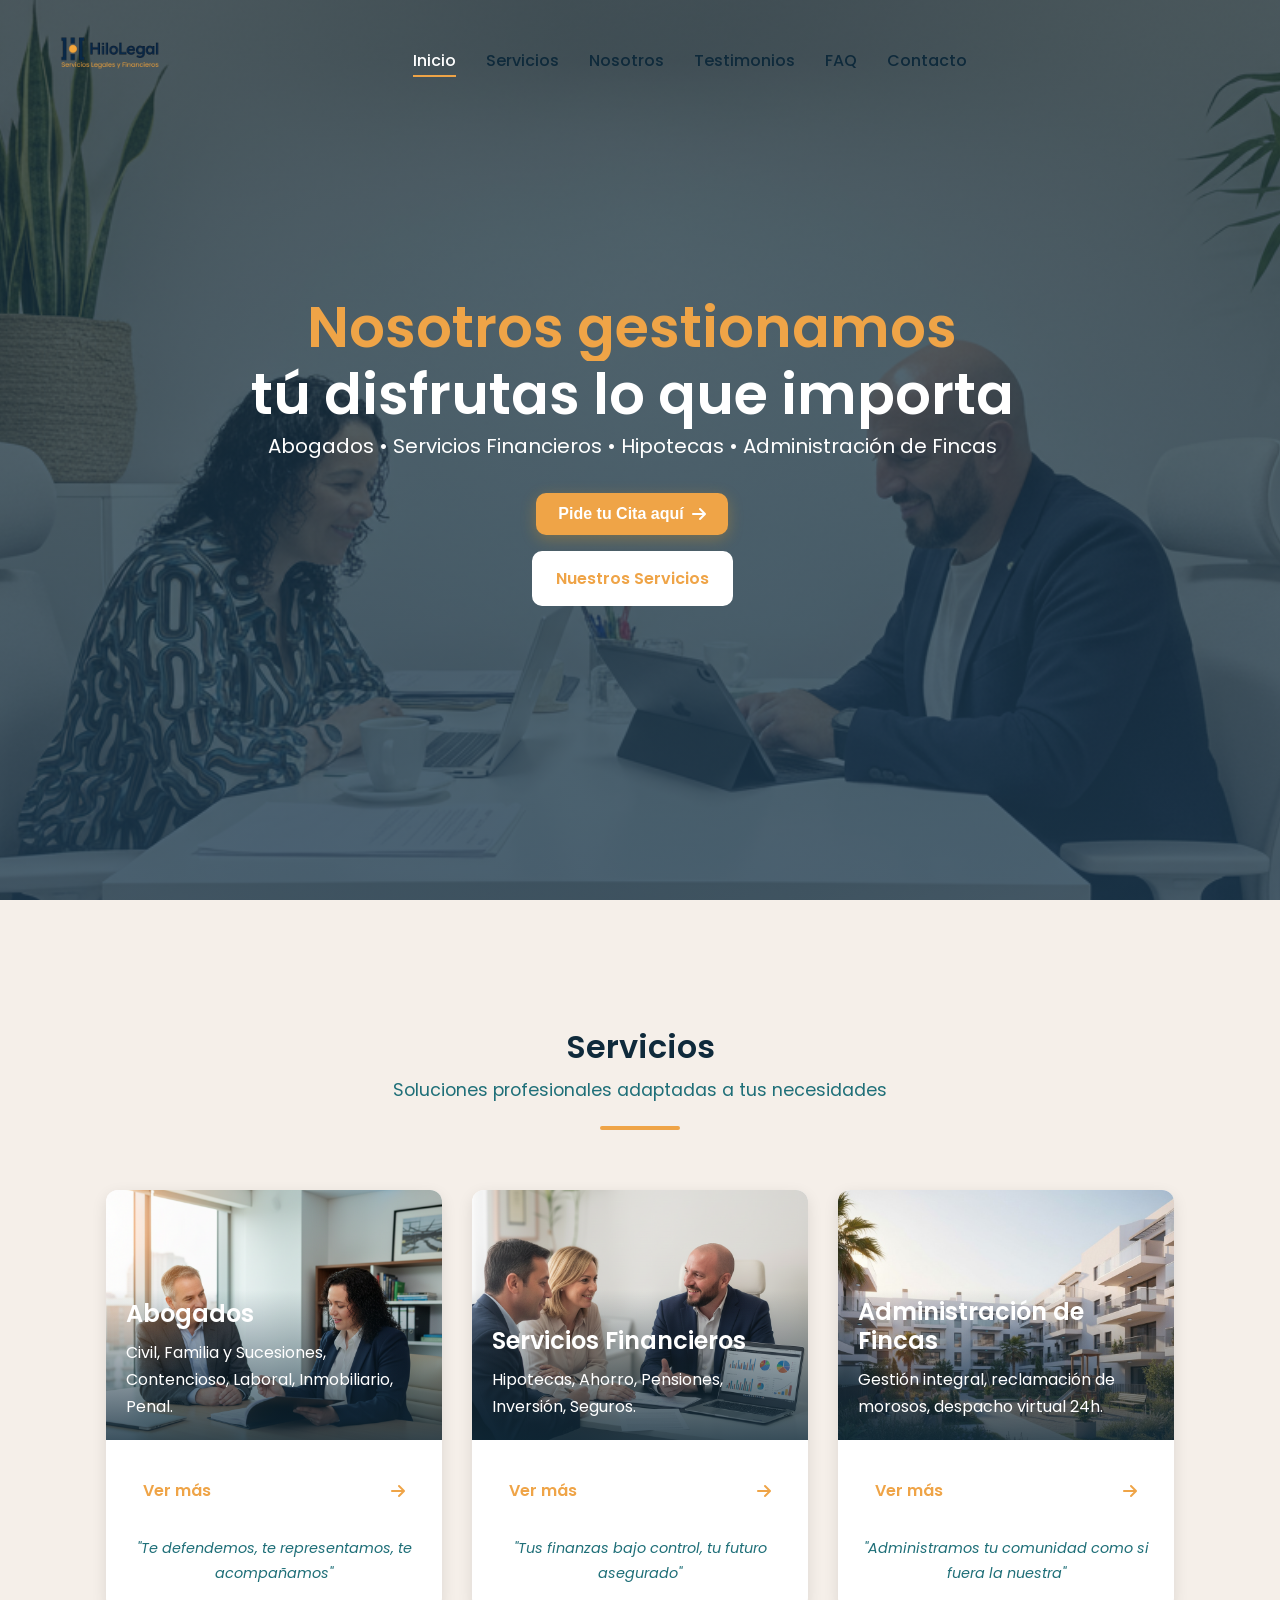
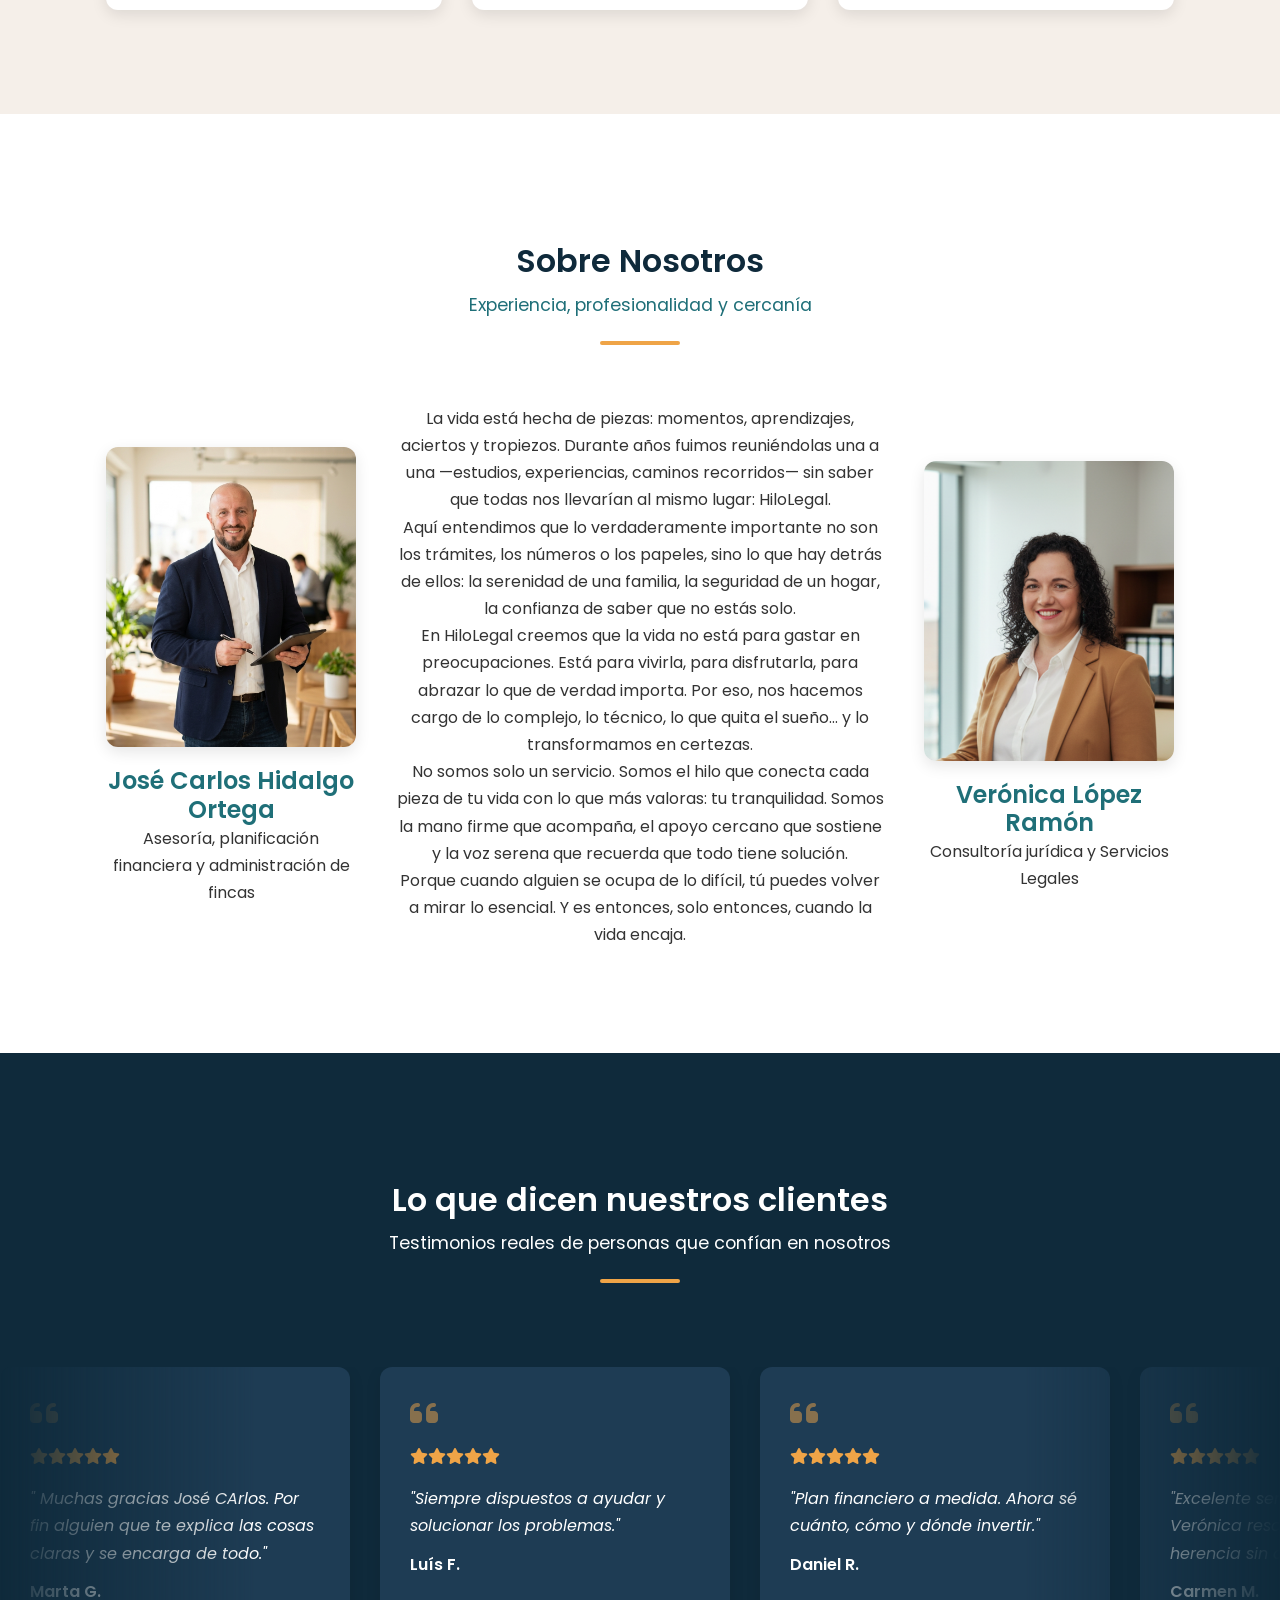
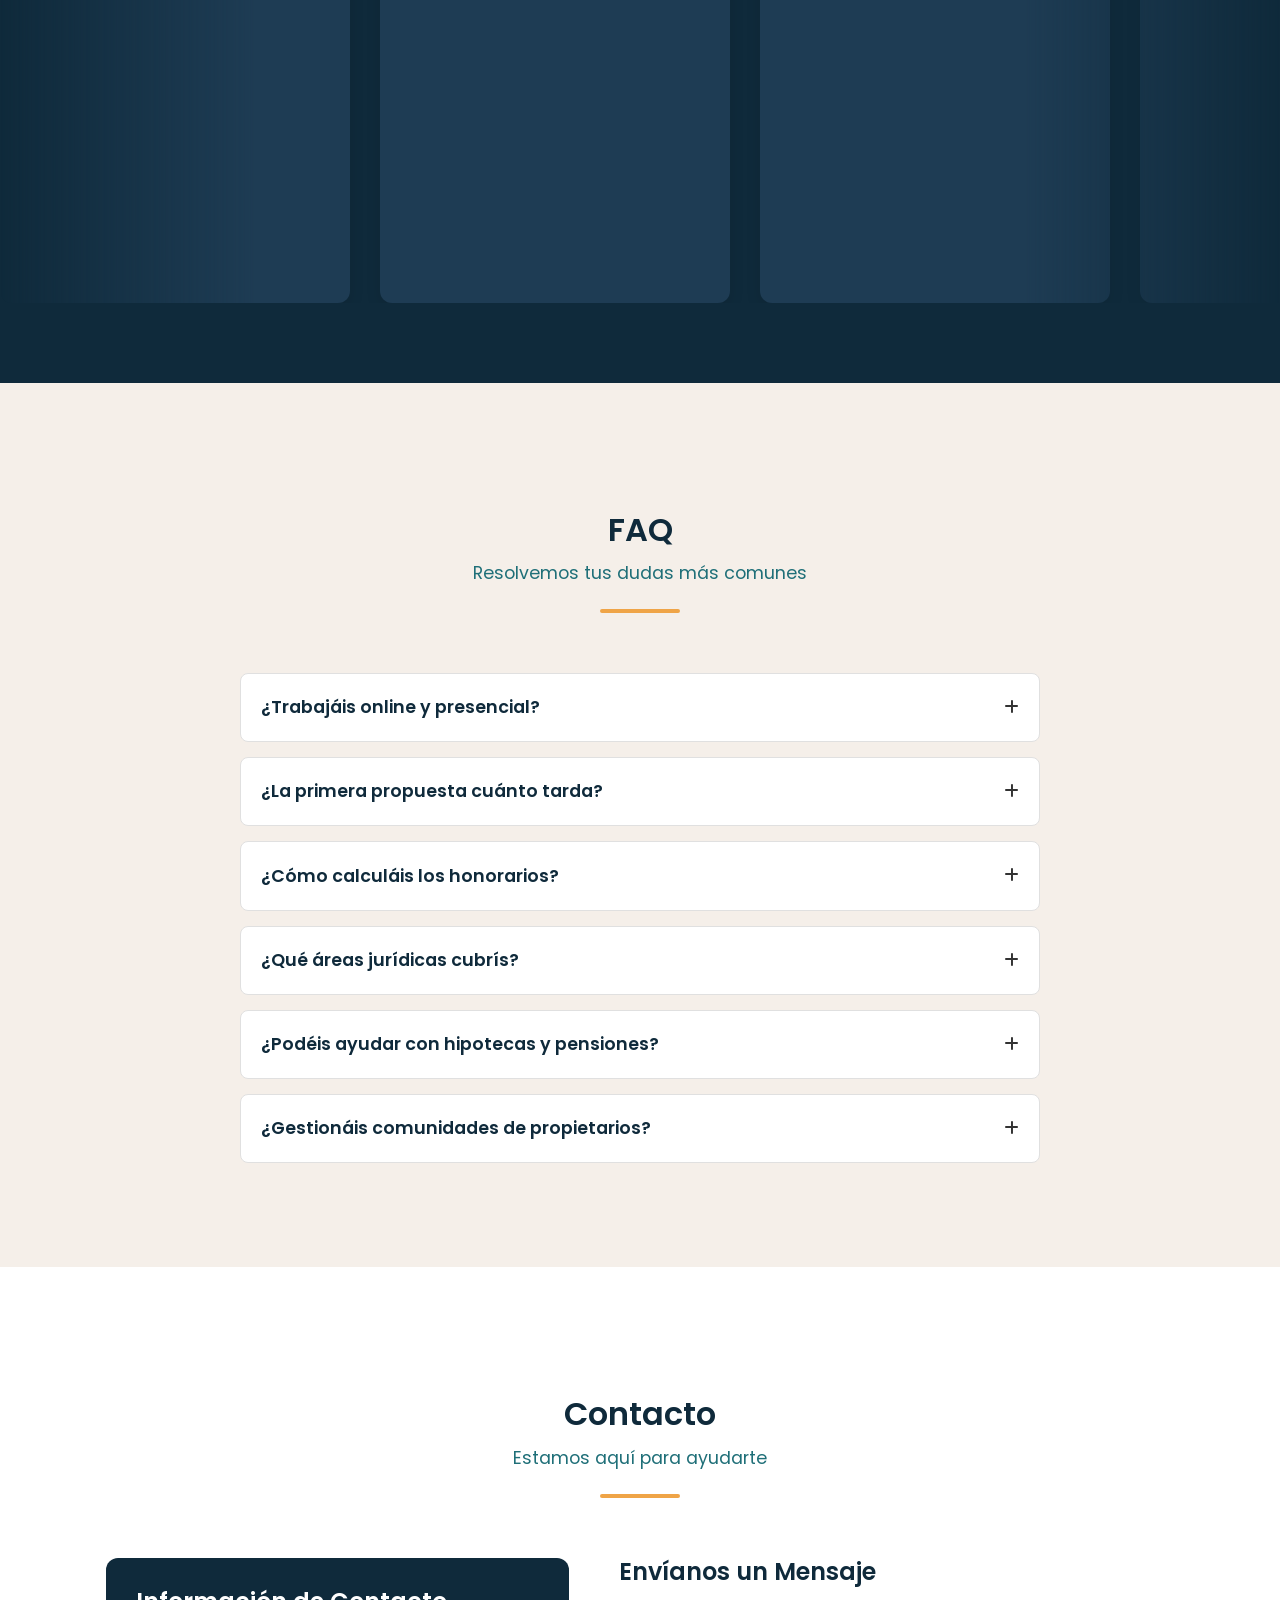
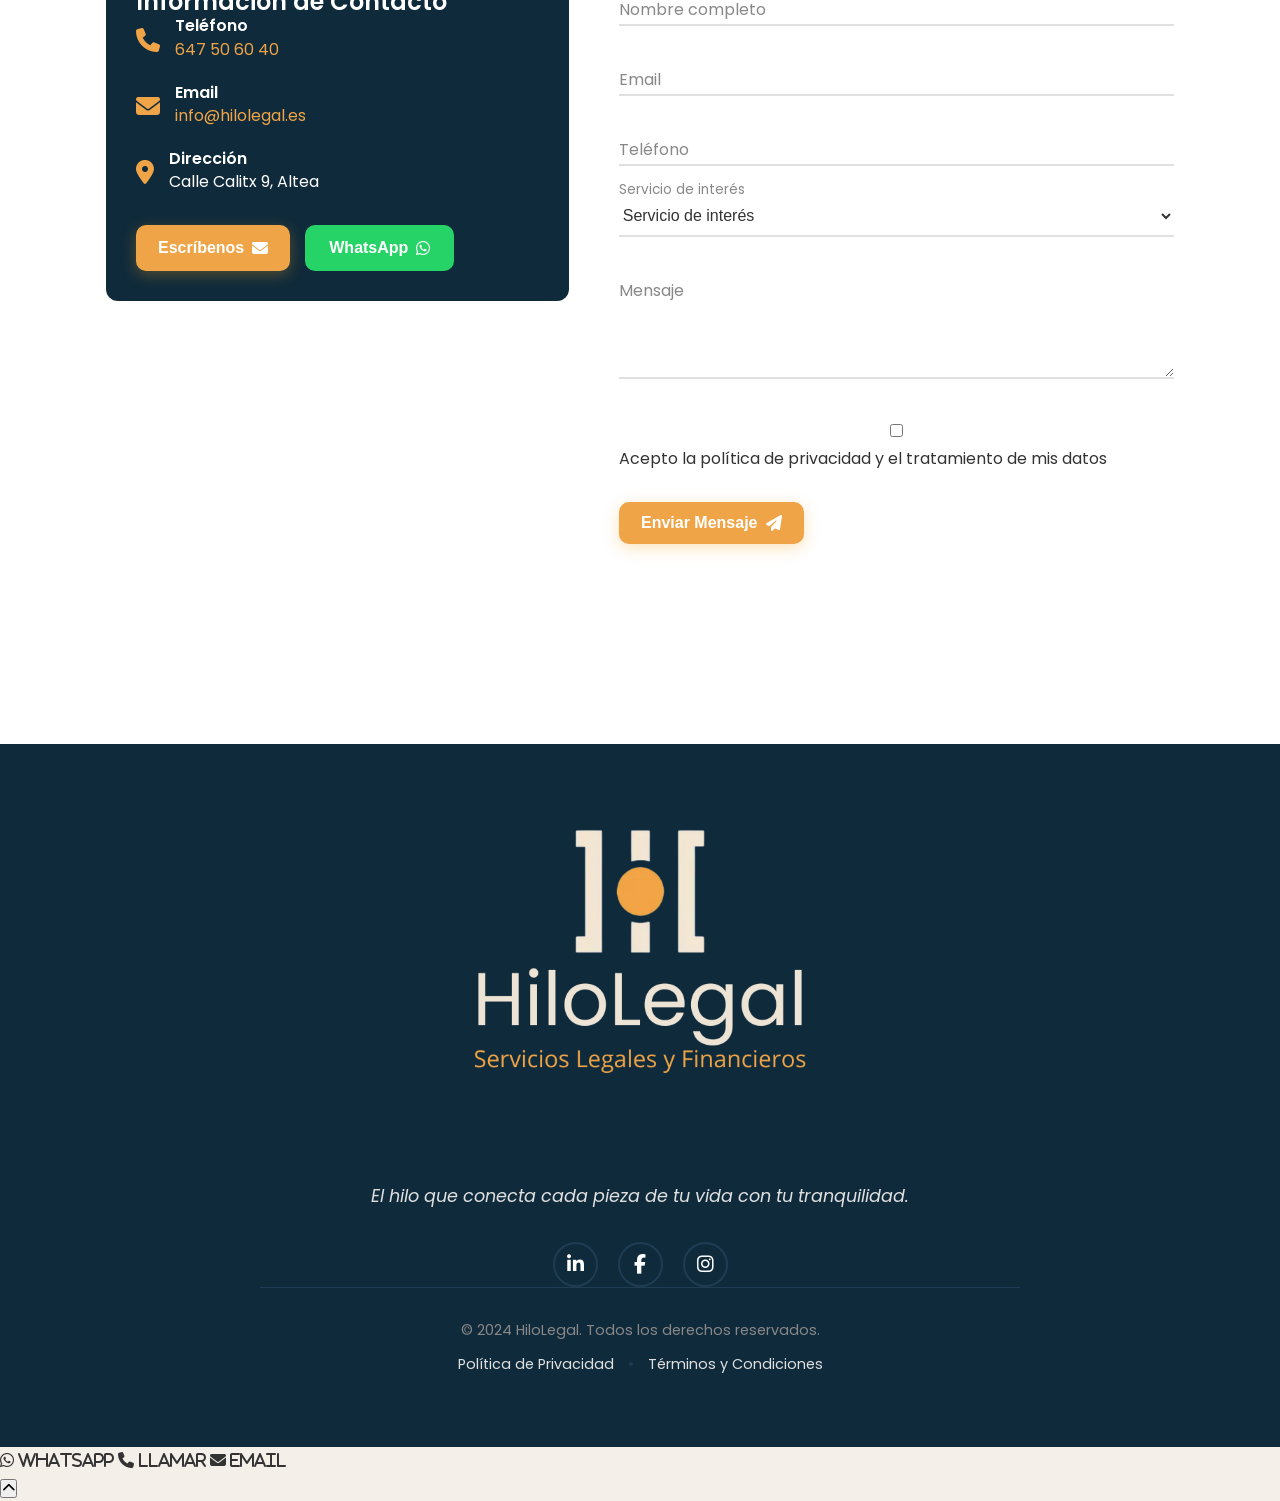
<file: index.html>
<!DOCTYPE html>
<html lang="es">
<head>
    <meta charset="UTF-8">
    <meta name="viewport" content="width=device-width, initial-scale=1.0">
    <title>HiloLegal - Despacho de Abogados, Servicios Financieros y Administración de Fincas</title>
    <meta name="description" content="Despacho profesional especializado en servicios legales, financieros y administración de fincas en Altea. Experiencia, profesionalidad y cercanía.">
    
    <!-- Google Fonts -->
    <link rel="preconnect" href="https://fonts.googleapis.com">
    <link rel="preconnect" href="https://fonts.gstatic.com" crossorigin>
    <link href="https://fonts.googleapis.com/css2?family=Poppins:wght@300;400;500;600;700&display=swap" rel="stylesheet">
    
    <!-- Font Awesome -->
    <link rel="stylesheet" href="https://cdnjs.cloudflare.com/ajax/libs/font-awesome/6.4.0/css/all.min.css">
    
    <link rel="stylesheet" href="style.css">
</head>
<body>
    <!-- Custom Cursor -->
    <div class="cursor-dot"></div>
    <div class="cursor-outline"></div>

    <!-- Scroll Progress Bar -->
    <div class="scroll-progress" id="scrollProgress"></div>

    <!-- Navigation -->
    <nav class="navbar" id="navbar">
        <div class="nav-container">
            <div class="nav-logo animate-fade-in">
                <img src="logo hilolegal.png" alt="HiloLegal" class="logo-img">
            </div>
            <ul class="nav-menu" id="navMenu">
                <li><a href="#inicio" class="nav-link active">Inicio</a></li>
                <li><a href="#servicios" class="nav-link">Servicios</a></li>
                <li><a href="#sobre-nosotros" class="nav-link">Nosotros</a></li>
                <li><a href="#testimonios" class="nav-link">Testimonios</a></li>
                <li><a href="#faq" class="nav-link">FAQ</a></li>
                <li><a href="#contacto" class="nav-link">Contacto</a></li>
            </ul>
            <div class="nav-toggle" id="navToggle">
                <span class="bar"></span>
                <span class="bar"></span>
                <span class="bar"></span>
            </div>
        </div>
    </nav>

    <!-- Hero Section -->
    <section id="inicio" class="hero">
        <div class="hero-bg">
            <div class="hero-overlay"></div>
            <img src="banner3.png" alt="HiloLegal Background" class="hero-image">
        </div>
        <div class="hero-content">
            <div class="container">
                <div class="hero-text animate-slide-up">
                  <h1 class="hero-title">
  <span class="title-line">
    <span class="highlight-orange animate-left">Nosotros gestionamos</span>
  </span>
  <span class="title-line">
    <span class="highlight-white animate-right">tú disfrutas lo que importa</span>
  </span>
</h1>
                    <p class="hero-subtitle animate-slide-up delay-200">
                        Abogados   •   Servicios Financieros   •   Hipotecas   •   Administración de Fincas
                    </p>
                    <div class="hero-buttons animate-slide-up delay-400">
                        <button class="btn btn-primary" id="openModalBtn">
                            <span>Pide tu Cita aquí</span>
                            <i class="fas fa-arrow-right btn-icon"></i>
                        </button>
                        <a href="#servicios" class="btn btn-secondary">
                            <span>Nuestros Servicios</span>
                        </a>
                    </div>
                </div>
            </div>
        </div>
        <div class="hero-scroll-indicator animate-bounce" id="scrollIndicator">
            <i class="fas fa-chevron-down"></i>
        </div>
    </section>

    <!-- Services Section -->
    <section id="servicios" class="services">
        <div class="container">
            <div class="section-header">
                <h2 class="section-title">Servicios</h2>
                <p class="section-subtitle">Soluciones profesionales adaptadas a tus necesidades</p>
                <div class="title-decorator"></div>
            </div>
            
            <div class="areas services-grid">
                <a href="abogados.html" class="service-card-link">
                    <article class="service-card">
                        <div class="service-image tile--abogados">
                            <div class="service-overlay"></div>
                            <div class="service-content-overlay">
                                <h3 class="service-title">Abogados</h3>
                                <p class="service-description">Civil, Familia y Sucesiones, Contencioso, Laboral, Inmobiliario, Penal.</p>
                            </div>
                        </div>
                        <div class="service-footer">
                             <div class="service-link">
                                <span>Ver más</span>
                                <i class="fas fa-arrow-right"></i>
                            </div>
                            <div class="service-tagline">"Te defendemos, te representamos, te acompañamos"</div>
                        </div>
                    </article>
                </a>

                <a href="financieros.html" class="service-card-link">
                    <article class="service-card">
                        <div class="service-image tile--financieros">
                            <div class="service-overlay"></div>
                            <div class="service-content-overlay">
                                <h3 class="service-title">Servicios Financieros</h3>
                                <p class="service-description">Hipotecas, Ahorro, Pensiones, Inversión, Seguros.</p>
                            </div>
                        </div>
                        <div class="service-footer">
                            <div class="service-link">
                                <span>Ver más</span>
                                <i class="fas fa-arrow-right"></i>
                            </div>
                            <div class="service-tagline">"Tus finanzas bajo control, tu futuro asegurado"</div>
                        </div>
                    </article>
                </a>

                <a href="fincas.html" class="service-card-link">
                    <article class="service-card">
                        <div class="service-image tile--fincas">
                            <div class="service-overlay"></div>
                            <div class="service-content-overlay">
                                <h3 class="service-title">Administración de Fincas</h3>
                                <p class="service-description">Gestión integral, reclamación de morosos, despacho virtual 24h.</p>
                            </div>
                        </div>
                        <div class="service-footer">
                             <div class="service-link">
                                <span>Ver más</span>
                                <i class="fas fa-arrow-right"></i>
                            </div>
                            <div class="service-tagline">"Administramos tu comunidad como si fuera la nuestra"</div>
                        </div>
                    </article>
                </a>
            </div>
        </div>
    </section>

    <!-- About Us Section -->
    <section id="sobre-nosotros" class="about">
        <div class="container">
            <div class="section-header">
                <h2 class="section-title">Sobre Nosotros</h2>
                <p class="section-subtitle">Experiencia, profesionalidad y cercanía</p>
                <div class="title-decorator"></div>
            </div>
            
            <div class="about-layout about-content">
                <div class="team-member">
                    <div class="member-image team-photo-jc">
                        <div class="member-overlay">
                            <div class="member-social">
                                <a href="mailto:info@hilolegal.es" class="social-link">
                                    <i class="fas fa-envelope"></i>
                                </a>
                                <a href="tel:647506040" class="social-link">
                                    <i class="fas fa-phone"></i>
                                </a>
                            </div>
                        </div>
                    </div>
                    <div class="member-info">
                        <h3 class="member-name">José Carlos Hidalgo Ortega</h3>
                        <p class="member-role">Asesoría, planificación financiera y administración de fincas</p>
                    </div>
                </div>

                <div class="about-text">
                    <div class="text-content">
                        <p>La vida está hecha de piezas: momentos, aprendizajes, aciertos y tropiezos. Durante años fuimos reuniéndolas una a una —estudios, experiencias, caminos recorridos— sin saber que todas nos llevarían al mismo lugar: HiloLegal.</p>
</p>

                        <p>Aquí entendimos que lo verdaderamente importante no son los trámites, los números o los papeles, sino lo que hay detrás de ellos: la serenidad de una familia, la seguridad de un hogar, la confianza de saber que no estás solo.</p>


                        <p>En HiloLegal creemos que la vida no está para gastar en preocupaciones. Está para vivirla, para disfrutarla, para abrazar lo que de verdad importa. Por eso, nos hacemos cargo de lo complejo, lo técnico, lo que quita el sueño… y lo transformamos en certezas.</p>


                        <p>No somos solo un servicio. Somos el hilo que conecta cada pieza de tu vida con lo que más valoras: tu tranquilidad. Somos la mano firme que acompaña, el apoyo cercano que sostiene y la voz serena que recuerda que todo tiene solución.</p>

                        
<p>Porque cuando alguien se ocupa de lo difícil, tú puedes volver a mirar lo esencial. Y es entonces, solo entonces, cuando la vida encaja.</p>
                    </div>
                </div>

                <div class="team-member">
                    <div class="member-image team-photo-vero">
                        <div class="member-overlay">
                            <div class="member-social">
                                <a href="mailto:info@hilolegal.es" class="social-link">
                                    <i class="fas fa-envelope"></i>
                                </a>
                                <a href="tel:647506040" class="social-link">
                                    <i class="fas fa-phone"></i>
                                </a>
                            </div>
                        </div>
                    </div>
                    <div class="member-info">
                        <h3 class="member-name">Verónica López Ramón</h3>
                        <p class="member-role">Consultoría jurídica y Servicios Legales</p>
                    </div>
                </div>
            </div>
        </div>
    </section>

    <!-- Testimonials Section -->
    <section id="testimonios" class="testimonials">
        <div class="container">
            <div class="section-header">
                <h2 class="section-title">Lo que dicen nuestros clientes</h2>
                <p class="section-subtitle">Testimonios reales de personas que confían en nosotros</p>
                <div class="title-decorator"></div>
            </div>
            </div>
            <!-- Infinite scroll container -->
            <div class="testimonials-scroller">
                <div class="testimonials-grid">
                    <!-- Testimonials will be duplicated by JS -->
                    <div class="testimonial-card">
                        <div class="testimonial-content">
                            <i class="fas fa-quote-left testimonial-quote"></i>
                            <div class="stars">
                                <i class="fas fa-star"></i><i class="fas fa-star"></i><i class="fas fa-star"></i><i class="fas fa-star"></i><i class="fas fa-star"></i>
                            </div>
                            <p class="testimonial-text">" Muchas gracias José CArlos. Por fin alguien que te explica las cosas claras y se encarga de todo."</p>
                            <div class="testimonial-author"><h4 class="author-name">Marta G.</h4></div>
                        </div>
                    </div>
                     <div class="testimonial-card">
                        <div class="testimonial-content">
                             <i class="fas fa-quote-left testimonial-quote"></i>
                            <div class="stars">
                                <i class="fas fa-star"></i><i class="fas fa-star"></i><i class="fas fa-star"></i><i class="fas fa-star"></i><i class="fas fa-star"></i>
                            </div>
                            <p class="testimonial-text">"Siempre dispuestos a ayudar y solucionar los problemas."</p>
                            <div class="testimonial-author"><h4 class="author-name">Luís F.</h4></div>
                        </div>
                    </div>
                    <div class="testimonial-card">
                        <div class="testimonial-content">
                             <i class="fas fa-quote-left testimonial-quote"></i>
                            <div class="stars">
                                <i class="fas fa-star"></i><i class="fas fa-star"></i><i class="fas fa-star"></i><i class="fas fa-star"></i><i class="fas fa-star"></i>
                            </div>
                            <p class="testimonial-text">"Plan financiero a medida. Ahora sé cuánto, cómo y dónde invertir."</p>
                            <div class="testimonial-author"><h4 class="author-name">Daniel R.</h4></div>
                        </div>
                    </div>
                    <div class="testimonial-card">
                        <div class="testimonial-content">
                             <i class="fas fa-quote-left testimonial-quote"></i>
                            <div class="stars">
                                <i class="fas fa-star"></i><i class="fas fa-star"></i><i class="fas fa-star"></i><i class="fas fa-star"></i><i class="fas fa-star"></i>
                            </div>
                            <p class="testimonial-text">"Excelente servicio jurídico. Verónica resolvió mi problema de herencia sin complicaciones."</p>
                            <div class="testimonial-author"><h4 class="author-name">Carmen M.</h4></div>
                        </div>
                    </div>
                    <div class="testimonial-card">
                        <div class="testimonial-content">
                             <i class="fas fa-quote-left testimonial-quote"></i>
                            <div class="stars">
                                <i class="fas fa-star"></i><i class="fas fa-star"></i><i class="fas fa-star"></i><i class="fas fa-star"></i><i class="fas fa-star"></i>
                            </div>
                            <p class="testimonial-text">"José Carlos administra mi comunidad de forma impecable. Recomiendo 100%."</p>
                            <div class="testimonial-author"><h4 class="author-name">Andrés P.</h4></div>
                        </div>
                    </div>
                    <div class="testimonial-card">
                        <div class="testimonial-content">
                            <i class="fas fa-quote-left testimonial-quote"></i>
                            <div class="stars">
                                <i class="fas fa-star"></i><i class="fas fa-star"></i><i class="fas fa-star"></i><i class="fas fa-star"></i><i class="fas fa-star"></i>
                            </div>
                            <p class="testimonial-text">"Hipoteca al 95% conseguida gracias a José Carlos."</p>
                            <div class="testimonial-author"><h4 class="author-name">Roberto S.</h4></div>
                        </div>
                    </div>
                    <div class="testimonial-card">
                        <div class="testimonial-content">
                             <i class="fas fa-quote-left testimonial-quote"></i>
                            <div class="stars">
                                <i class="fas fa-star"></i><i class="fas fa-star"></i><i class="fas fa-star"></i><i class="fas fa-star"></i><i class="fas fa-star"></i>
                            </div>
                            <p class="testimonial-text">"Nos Atendió Verónica, nos dio un trato muy cercano y profesional. Se nota su experiencia."</p>
                            <div class="testimonial-author"><h4 class="author-name">Isabel L.</h4></div>
                        </div>
                    </div>
                     <div class="testimonial-card">
                        <div class="testimonial-content">
                             <i class="fas fa-quote-left testimonial-quote"></i>
                            <div class="stars">
                                <i class="fas fa-star"></i><i class="fas fa-star"></i><i class="fas fa-star"></i><i class="fas fa-star"></i><i class="fas fa-star"></i>
                            </div>
                            <p class="testimonial-text">"Muy contenta con el trato recibido y del resultado de su trabajo. La defensa que hizo Verónica en mi caso fue increíble. Gracias por todo."</p>
                            <div class="testimonial-author"><h4 class="author-name">Srg.</h4></div>
                        </div>
                    </div>
                                       <div class="testimonial-card">
                        <div class="testimonial-content">
                             <i class="fas fa-quote-left testimonial-quote"></i>
                            <div class="stars">
                                <i class="fas fa-star"></i><i class="fas fa-star"></i><i class="fas fa-star"></i><i class="fas fa-star"></i><i class="fas fa-star"></i>
                            </div>
                            <p class="testimonial-text">"Contacté con Verónica a raíz de un accidente de tráfico con un vehículo de empresa. Desde el primer momento, el trato fue muy cercano. Nos atendió rápidamente y enseguida nos explicó cómo debíamos proceder ante la situación planteada. Verónica ha sido muy profesional, siempre atenta y dispuesta a explicar todo el proceso, tanto por teléfono como en persona, así como gestionar el trámite y la resolución del caso."</p>
                            <div class="testimonial-author"><h4 class="author-name">Cristian.</h4></div>
                        </div>
                    </div>
                </div>
        </div>
    </section>

    <!-- FAQ Section -->
    <section id="faq" class="faq">
        <div class="container">
            <div class="section-header">
                <h2 class="section-title">FAQ</h2>
                <p class="section-subtitle">Resolvemos tus dudas más comunes</p>
                <div class="title-decorator"></div>
            </div>
            
            <div class="faq-container">
                <details class="faq-item">
                    <summary class="faq-question">
                        <h3>¿Trabajáis online y presencial?</h3>
                        <div class="faq-icon-wrapper"><i class="fas fa-plus faq-icon"></i></div>
                    </summary>
                    <div class="faq-answer">
                        <p>Ambos: podemos atenderte por videollamada, teléfono o en nuestra oficina en Altea.</p>
                    </div>
                </details>

                <details class="faq-item">
                    <summary class="faq-question">
                        <h3>¿La primera propuesta cuánto tarda?</h3>
                        <div class="faq-icon-wrapper"><i class="fas fa-plus faq-icon"></i></div>
                    </summary>
                    <div class="faq-answer">
                        <p>Normalmente en 24–48 horas tendrás un diagnóstico inicial y una hoja de ruta.</p>
                    </div>
                </details>

                <details class="faq-item">
                    <summary class="faq-question">
                        <h3>¿Cómo calculáis los honorarios?</h3>
                        <div class="faq-icon-wrapper"><i class="fas fa-plus faq-icon"></i></div>
                    </summary>
                    <div class="faq-answer">
                        <p>Siempre con presupuesto cerrado y transparente. Sin sorpresas.</p>
                    </div>
                </details>
                 <details class="faq-item">
                    <summary class="faq-question">
                        <h3>¿Qué áreas jurídicas cubrís?</h3>
                        <div class="faq-icon-wrapper"><i class="fas fa-plus faq-icon"></i></div>
                    </summary>
                    <div class="faq-answer">
                        <p>Penal, Civil, Contencioso-Administrativo, Inmobiliario, Familia y Sucesiones.</p>
                    </div>
                </details>

                <details class="faq-item">
                    <summary class="faq-question">
                        <h3>¿Podéis ayudar con hipotecas y pensiones?</h3>
                        <div class="faq-icon-wrapper"><i class="fas fa-plus faq-icon"></i></div>
                    </summary>
                    <div class="faq-answer">
                        <p>Sí, realizamos planificación financiera completa, con acceso a hipotecas hasta el 95% y planes de ahorro/pensiones.</p>
                    </div>
                </details>

                <details class="faq-item">
                    <summary class="faq-question">
                        <h3>¿Gestionáis comunidades de propietarios?</h3>
                        <div class="faq-icon-wrapper"><i class="fas fa-plus faq-icon"></i></div>
                    </summary>
                    <div class="faq-answer">
                        <p>Sí, administración integral de fincas, incidencias, juntas y reclamación de morosos.</p>
                    </div>
                </details>
            </div>
        </div>
    </section>

    <!-- Contact Section -->
    <section id="contacto" class="contact">
        <div class="container">
            <div class="section-header">
                <h2 class="section-title">Contacto</h2>
                <p class="section-subtitle">Estamos aquí para ayudarte</p>
                <div class="title-decorator"></div>
            </div>
            
            <div class="contact-content">
                <div class="contact-info">
                    <div class="contact-card">
                        <h3>Información de Contacto</h3>
                        <div class="contact-item">
                            <i class="fas fa-phone"></i>
                            <div>
                                <h4>Teléfono</h4>
                                <p><a href="tel:647506040">647 50 60 40</a></p>
                            </div>
                        </div>
                        <div class="contact-item">
                            <i class="fas fa-envelope"></i>
                            <div>
                                <h4>Email</h4>
                                <p><a href="mailto:info@hilolegal.es">info@hilolegal.es</a></p>
                            </div>
                        </div>
                        <div class="contact-item">
                            <i class="fas fa-map-marker-alt"></i>
                            <div>
                                <h4>Dirección</h4>
                                <p>Calle Calitx 9, Altea</p>
                            </div>
                        </div>
                        <div class="contact-buttons">
                            <button class="btn btn-primary" id="contactEmailBtn">
                                <span>Escríbenos</span>
                                <i class="fas fa-envelope"></i>
                            </button>
                            <button class="btn btn-whatsapp" id="contactWhatsappBtn">
                                <span>WhatsApp</span>
                                <i class="fab fa-whatsapp"></i>
                            </button>
                        </div>
                    </div>
                    
                    <div class="map-container">
                        <iframe 
                            src="https://www.google.com/maps?q=Calle%20Calitx%209%2C%20Altea&output=embed"
                            width="100%" 
                            height="300" 
                            style="border:0;" 
                            allowfullscreen="" 
                            loading="lazy">
                        </iframe>
                    </div>
                </div>

                <div class="contact-form">
                    <form class="form" id="contactForm">
                        <h3>Envíanos un Mensaje</h3>
                        <div class="form-group">
                            <input type="text" id="nombre" name="nombre" required>
                            <label for="nombre" class="form-label">Nombre completo</label>
                            <span class="form-line"></span>
                        </div>
                        <div class="form-group">
                            <input type="email" id="email" name="email" required>
                            <label for="email" class="form-label">Email</label>
                            <span class="form-line"></span>
                        </div>
                        <div class="form-group">
                            <input type="tel" id="telefono" name="telefono" required>
                            <label for="telefono" class="form-label">Teléfono</label>
                            <span class="form-line"></span>
                        </div>
                        <div class="form-group">
                            <select id="servicio" name="servicio" required>
                                <option value="" disabled selected>Servicio de interés</option>
                                <option value="abogados">Servicios Legales</option>
                                <option value="financieros">Servicios Financieros</option>
                                <option value="fincas">Administración de Fincas</option>
                                <option value="general">Consulta General</option>
                            </select>
                            <label for="servicio" class="form-label select-label">Servicio de interés</label>
                        </div>
                        <div class="form-group">
                            <textarea id="mensaje" name="mensaje" rows="5" required></textarea>
                            <label for="mensaje" class="form-label">Mensaje</label>
                            <span class="form-line"></span>
                        </div>
                        <div class="form-group checkbox-group">
                            <input type="checkbox" id="privacidad" name="privacidad" required>
                            <label for="privacidad" class="checkbox-label">
                                Acepto la política de privacidad y el tratamiento de mis datos
                            </label>
                        </div>
                        <button type="submit" class="btn btn-primary">
                            <span>Enviar Mensaje</span>
                            <i class="fas fa-paper-plane btn-icon"></i>
                        </button>
                    </form>
                </div>
            </div>
        </div>
    </section>

    <!-- Modal (sin cambios en HTML) -->
    <div id="contactModal" class="modal hidden">
        <div class="modal-content">
             <div class="modal-header">
                <h2>Consulta Gratuita</h2>
                <span class="modal-close" id="closeModalBtn">&times;</span>
            </div>
            <div class="modal-body">
                <form id="modalForm">
                    <div class="form-group">
                        <input type="text" id="modalNombre" name="nombre" required>
                        <label for="modalNombre" class="form-label">Nombre completo</label>
                        <span class="form-line"></span>
                    </div>
                    <div class="form-group">
                        <input type="email" id="modalEmail" name="email" required>
                        <label for="modalEmail" class="form-label">Email</label>
                        <span class="form-line"></span>
                    </div>
                    <div class="form-group">
                        <input type="tel" id="modalTelefono" name="telefono" required>
                        <label for="modalTelefono" class="form-label">Teléfono</label>
                        <span class="form-line"></span>
                    </div>
                    <div class="form-group">
                        <select id="modalServicio" name="servicio" required>
                            <option value="" disabled selected>Servicio de interés</option>
                            <option value="abogados">Servicios Legales</option>
                            <option value="financieros">Servicios Financieros</option>
                            <option value="fincas">Administración de Fincas</option>
                        </select>
                        <label for="modalServicio" class="form-label select-label">Servicio de interés</label>
                    </div>
                    <div class="form-group">
                        <textarea id="modalMensaje" name="mensaje" rows="4" required></textarea>
                        <label for="modalMensaje" class="form-label">Cuéntanos tu caso</label>
                        <span class="form-line"></span>
                    </div>
                    <button type="submit" class="btn btn-primary btn-full">
                        <span>Solicitar Consulta Gratuita</span>
                        <i class="fas fa-calendar btn-icon"></i>
                    </button>
                </form>
            </div>
        </div>
    </div>


    <!-- Footer -->
    <footer class="footer">
        <div class="footer-container">
            <div class="footer-main">
                <img src="HILO LETRAS CREMA vertical TRANSP.png" alt="HiloLegal Logo" class="footer-logo">
                <p class="footer-tagline">El hilo que conecta cada pieza de tu vida con tu tranquilidad.</p>
                <div class="footer-social">
    <a href="https://www.linkedin.com/in/hilolegal" target="_blank" aria-label="LinkedIn">
        <i class="fab fa-linkedin-in"></i>
    </a>
    <a href="https://www.facebook.com/HiloLegal/" target="_blank" aria-label="Facebook">
        <i class="fab fa-facebook-f"></i>
    </a>
    <a href="https://www.instagram.com/hilolegal" target="_blank" aria-label="Instagram">
        <i class="fab fa-instagram"></i>
    </a>
            </div>
            <div class="footer-bottom">
                <p>&copy; 2024 HiloLegal. Todos los derechos reservados.</p>
                <div class="footer-links">
                    <a href="privacidad.html">Política de Privacidad</a>
                    <span>&bull;</span>
                    <a href="terminos.html">Términos y Condiciones</a>
                </div>
            </div>
        </div>
    </footer>


    <!-- Floating Action Buttons -->
    <div class="fab-container">
        <div class="fab fab-whatsapp" id="fabWhatsapp">
            <i class="fab fa-whatsapp"></i>
            <span class="fab-tooltip">WhatsApp</span>
        </div>
        <div class="fab fab-phone" id="fabPhone">
            <i class="fas fa-phone"></i>
            <span class="fab-tooltip">Llamar</span>
        </div>
        <div class="fab fab-email" id="fabEmail">
            <i class="fas fa-envelope"></i>
            <span class="fab-tooltip">Email</span>
        </div>
    </div>

    <!-- Back to Top Button -->
    <button id="backToTop" class="back-to-top">
        <i class="fas fa-chevron-up"></i>
    </button>

    <script src="app.js"></script>
<body class="page-abogados">
</html>
</file>
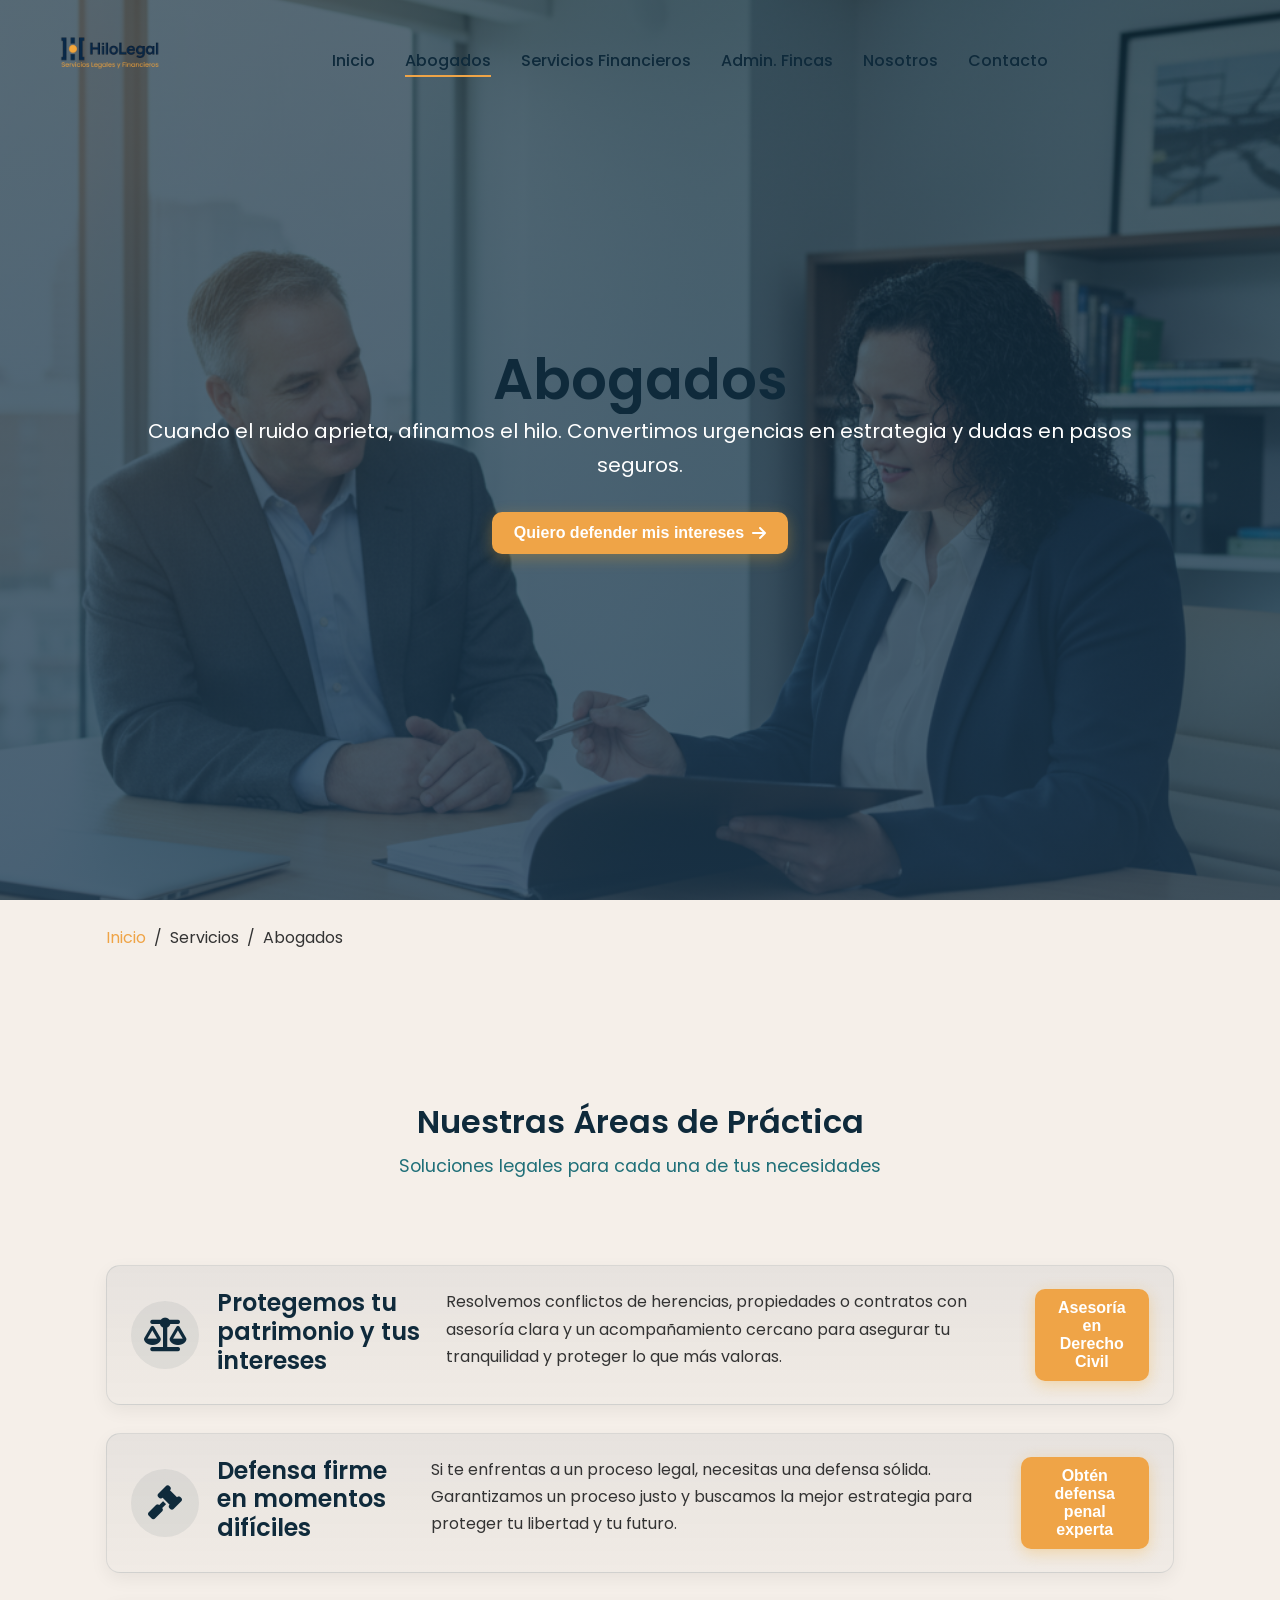
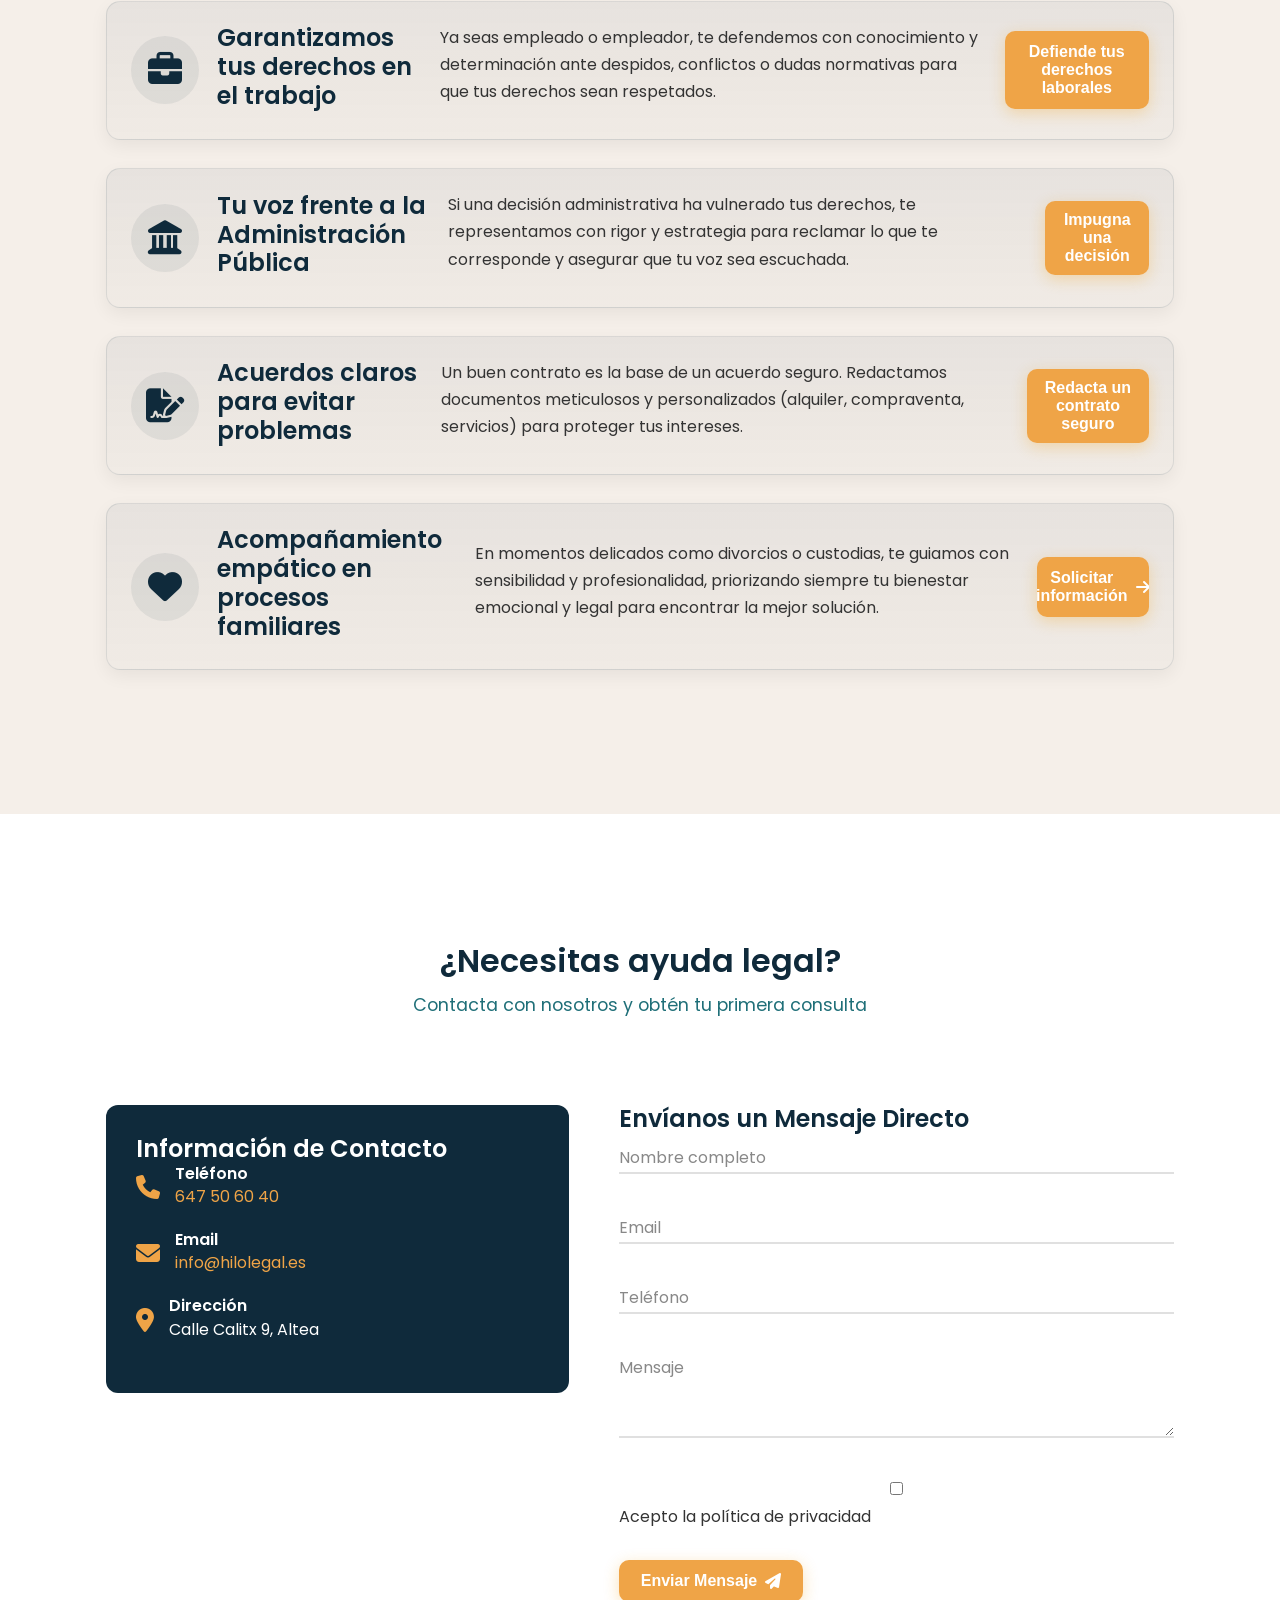
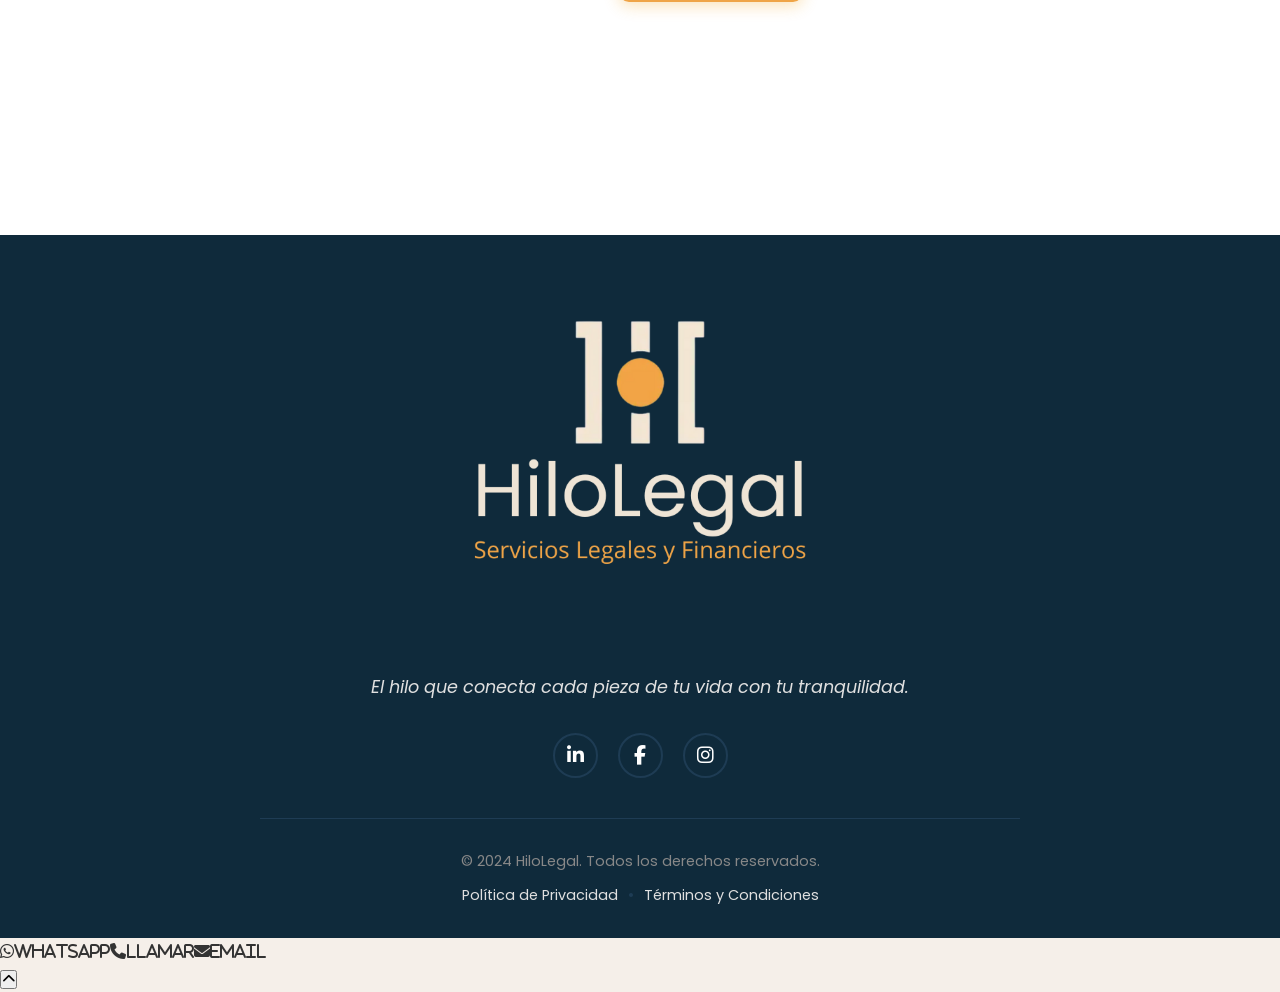
<file: abogados.html>
<!DOCTYPE html>
<html lang="es">
<head>
    <meta charset="UTF-8">
    <meta name="viewport" content="width=device-width, initial-scale=1.0">
    <title>Servicios Jurídicos y Abogados · HiloLegal</title>
    <meta name="description" content="Defensa y asesoramiento en derecho civil, penal, laboral y contencioso-administrativo. Protegemos tus intereses con estrategia y cercanía.">
    
    <!-- Google Fonts & Font Awesome (como en index.html) -->
    <link rel="preconnect" href="https://fonts.googleapis.com">
    <link rel="preconnect" href="https://fonts.gstatic.com" crossorigin>
    <link href="https://fonts.googleapis.com/css2?family=Poppins:wght@300;400;500;600;700&display=swap" rel="stylesheet">
    <link rel="stylesheet" href="https://cdnjs.cloudflare.com/ajax/libs/font-awesome/6.4.0/css/all.min.css">
    
    <!-- CSS principal (el mismo que usa index.html) -->
    <link rel="stylesheet" href="style.css">
</head>
<body>
    <!-- Elementos comunes de la interfaz (Cursor, Barra de progreso, etc.) -->
    <div class="cursor-dot"></div>
    <div class="cursor-outline"></div>
    <div class="scroll-progress" id="scrollProgress"></div>

    <!-- Navegación (idéntica a index.html) -->
    <nav class="navbar" id="navbar">
        <div class="nav-container">
            <div class="nav-logo">
                <a href="index.html"><img src="logo hilolegal.png" alt="HiloLegal" class="logo-img"></a>
            </div>
            <ul class="nav-menu" id="navMenu">
                <li><a href="index.html" class="nav-link">Inicio</a></li>
                <li><a href="abogados.html" class="nav-link active">Abogados</a></li>
                <li><a href="financieros.html" class="nav-link">Servicios Financieros</a></li>
                <li><a href="fincas.html" class="nav-link">Admin. Fincas</a></li>
                <li><a href="index.html#sobre-nosotros" class="nav-link">Nosotros</a></li>
                <li><a href="#contacto" class="nav-link">Contacto</a></li>
            </ul>
            <div class="nav-toggle" id="navToggle">
                <span class="bar"></span><span class="bar"></span><span class="bar"></span>
            </div>
        </div>
    </nav>

    <!-- Hero Section para Abogados -->
    <section id="inicio" class="hero subpage-hero" style="--bg-image: url('area-abogados.jpg');">
        <div class="hero-bg">
            <div class="hero-overlay"></div>
            <img src="area-abogados.jpg" alt="Servicios Jurídicos" class="hero-image">
        </div>
        <div class="hero-content">
            <div class="container">
                <div class="hero-text">
                    <h1 class="hero-title">
                        <span class="title-line"><span>Abogados</span></span>
                    </h1>
                    <p class="hero-subtitle">Cuando el ruido aprieta, afinamos el hilo. Convertimos urgencias en estrategia y dudas en pasos seguros.</p>
                    <div class="hero-buttons">
                        <button class="btn btn-primary" data-open-modal data-subarea="Consulta General Abogacía">
                            <span>Quiero defender mis intereses</span> <i class="fas fa-arrow-right btn-icon"></i>
                        </button>
                    </div>
                </div>
            </div>
        </div>
    </section>
    
    <div class="breadcrumbs-bar">
        <div class="container">
            <a href="index.html">Inicio</a> &nbsp;/&nbsp; Servicios &nbsp;/&nbsp; <span>Abogados</span>
        </div>
    </div>


    <main>
        <!-- Contenido específico de la página de Abogados -->
        <section id="areas-practica" class="page-section">
            <div class="container">
                <div class="section-header">
                    <h2 class="section-title">Nuestras Áreas de Práctica</h2>
                    <p class="section-subtitle">Soluciones legales para cada una de tus necesidades</p>
                    <div class="title-decorator"></div>
                </div>

                <div class="practice-grid">
                    <!-- Derecho Civil -->
                    <div class="practice-card">
                        <div class="practice-icon"><i class="fas fa-balance-scale"></i></div>
                        <h3>Protegemos tu patrimonio y tus intereses</h3>
                        <p>Resolvemos conflictos de herencias, propiedades o contratos con asesoría clara y un acompañamiento cercano para asegurar tu tranquilidad y proteger lo que más valoras.</p>
                        <button class="btn btn-primary btn-small" data-open-modal data-subarea="Derecho Civil">Asesoría en Derecho Civil</button>
                    </div>

                    <!-- Derecho Penal -->
                    <div class="practice-card">
                        <div class="practice-icon"><i class="fas fa-gavel"></i></div>
                        <h3>Defensa firme en momentos difíciles</h3>
                        <p>Si te enfrentas a un proceso legal, necesitas una defensa sólida. Garantizamos un proceso justo y buscamos la mejor estrategia para proteger tu libertad y tu futuro.</p>
                        <button class="btn btn-primary btn-small" data-open-modal data-subarea="Derecho Penal">Obtén defensa penal experta</button>
                    </div>

                    <!-- Derecho Laboral -->
                    <div class="practice-card">
                        <div class="practice-icon"><i class="fas fa-briefcase"></i></div>
                        <h3>Garantizamos tus derechos en el trabajo</h3>
                        <p>Ya seas empleado o empleador, te defendemos con conocimiento y determinación ante despidos, conflictos o dudas normativas para que tus derechos sean respetados.</p>
                        <button class="btn btn-primary" data-open-modal data-subarea="Derecho Laboral">Defiende tus derechos laborales</button>
                    </div>

                    <!-- Contencioso-Administrativo -->
                    <div class="practice-card">
                        <div class="practice-icon"><i class="fas fa-landmark"></i></div>
                        <h3>Tu voz frente a la Administración Pública</h3>
                        <p>Si una decisión administrativa ha vulnerado tus derechos, te representamos con rigor y estrategia para reclamar lo que te corresponde y asegurar que tu voz sea escuchada.</p>
                        <button class="btn btn-primary btn-small" data-open-modal data-subarea="Contencioso-Administrativo">Impugna una decisión</button>
                    </div>
                    
                    <!-- Redacción de Contratos -->
                    <div class="practice-card">
                        <div class="practice-icon"><i class="fas fa-file-signature"></i></div>
                        <h3>Acuerdos claros para evitar problemas</h3>
                        <p>Un buen contrato es la base de un acuerdo seguro. Redactamos documentos meticulosos y personalizados (alquiler, compraventa, servicios) para proteger tus intereses.</p>
                        <button class="btn btn-primary btn-small" data-open-modal data-subarea="Redacción de Contratos">Redacta un contrato seguro</button>
                    </div>

                    <!-- Derecho de Familia -->
                    <div class="practice-card">
                        <div class="practice-icon"><i class="fas fa-heart"></i></div>
                        <h3>Acompañamiento empático en procesos familiares</h3>
                        <p>En momentos delicados como divorcios o custodias, te guiamos con sensibilidad y profesionalidad, priorizando siempre tu bienestar emocional y legal para encontrar la mejor solución.</p>
                        <button class="btn btn-primary" data-open-modal data-area="Abogados" data-subarea="Civil y Familia">
  Solicitar información <i class="fa-solid fa-arrow-right"></i>
</button>

                    </div>
                </div>
            </div>
        </section>
        
        <!-- Sección de Contacto (idéntica a index.html) -->
        <section id="contacto" class="contact">
            <div class="container">
                <div class="section-header">
                    <h2 class="section-title">¿Necesitas ayuda legal?</h2>
                    <p class="section-subtitle">Contacta con nosotros y obtén tu primera consulta</p>
                    <div class="title-decorator"></div>
                </div>
                <div class="contact-content">
                    <div class="contact-info">
                        <div class="contact-card">
                            <h3>Información de Contacto</h3>
                            <div class="contact-item"><i class="fas fa-phone"></i><div><h4>Teléfono</h4><p><a href="tel:647506040">647 50 60 40</a></p></div></div>
                            <div class="contact-item"><i class="fas fa-envelope"></i><div><h4>Email</h4><p><a href="mailto:info@hilolegal.es">info@hilolegal.es</a></p></div></div>
                            <div class="contact-item"><i class="fas fa-map-marker-alt"></i><div><h4>Dirección</h4><p>Calle Calitx 9, Altea</p></div></div>
                        </div>
                        <div class="map-container"><iframe src="https://www.google.com/maps?q=Calle%20Calitx%209%2C%20Altea&output=embed" width="100%" height="300" style="border:0;" allowfullscreen="" loading="lazy"></iframe></div>
                    </div>
                    <div class="contact-form">
                        <form class="form" id="pageContactForm">
                             <h3>Envíanos un Mensaje Directo</h3>
                             <div class="form-group"><input type="text" id="nombre" name="nombre" required><label for="nombre" class="form-label">Nombre completo</label><span class="form-line"></span></div>
                             <div class="form-group"><input type="email" id="email" name="email" required><label for="email" class="form-label">Email</label><span class="form-line"></span></div>
                             <div class="form-group"><input type="tel" id="telefono" name="telefono" required><label for="telefono" class="form-label">Teléfono</label><span class="form-line"></span></div>
                             <div class="form-group"><textarea id="mensaje" name="mensaje" rows="4" required></textarea><label for="mensaje" class="form-label">Mensaje</label><span class="form-line"></span></div>
                             <div class="form-group checkbox-group"><input type="checkbox" id="privacidad" name="privacidad" required><label for="privacidad" class="checkbox-label">Acepto la política de privacidad</label></div>
                             <button type="submit" class="btn btn-primary"><span>Enviar Mensaje</span><i class="fas fa-paper-plane btn-icon"></i></button>
                        </form>
                    </div>
                </div>
            </div>
        </section>
    </main>

    <!-- Modal para captación de leads -->
    <div id="leadModal" class="modal hidden">
        <div class="modal-content">
             <div class="modal-header">
                <h2>Solicita tu Consulta</h2>
                <span class="modal-close" id="closeModalBtn">&times;</span>
            </div>
            <div class="modal-body">
                <form id="leadForm">
                    <input type="hidden" id="modalSubarea" name="subarea" value="">
                    <input type="hidden" name="area" value="Abogados">
                    <div class="form-group"><input type="text" id="modalNombre" name="nombre" required><label for="modalNombre" class="form-label">Nombre completo</label><span class="form-line"></span></div>
                    <div class="form-group"><input type="tel" id="modalTelefono" name="telefono" required><label for="modalTelefono" class="form-label">Teléfono</label><span class="form-line"></span></div>
                    <div class="form-group"><input type="email" id="modalEmail" name="email" required><label for="modalEmail" class="form-label">Email</label><span class="form-line"></span></div>
                    <button type="submit" class="btn btn-primary btn-full"><span>Solicitar Consulta</span><i class="fas fa-calendar btn-icon"></i></button>
                    <div id="formMsg" class="form-message"></div>
                </form>
            </div>
        </div>
    </div>
    
    <!-- Footer (idéntico a index.html) -->
    <footer class="footer">
        <div class="footer-container">
            <div class="footer-main">
                <a href="index.html"><img src="HILO LETRAS CREMA vertical TRANSP.png" alt="HiloLegal Logo" class="footer-logo"></a>
                <p class="footer-tagline">El hilo que conecta cada pieza de tu vida con tu tranquilidad.</p>
                <div class="footer-social"><a href="#" aria-label="LinkedIn"><i class="fab fa-linkedin-in"></i></a><a href="#" aria-label="Facebook"><i class="fab fa-facebook-f"></i></a><a href="#" aria-label="Instagram"><i class="fab fa-instagram"></i></a></div>
            </div>
            <div class="footer-bottom"><p>&copy; 2024 HiloLegal. Todos los derechos reservados.</p><div class="footer-links"><a href="#">Política de Privacidad</a><span>&bull;</span><a href="#">Términos y Condiciones</a></div></div>
        </div>
    </footer>
    
    <!-- Botones Flotantes y Back to Top (idénticos a index.html) -->
    <div class="fab-container"><div class="fab fab-whatsapp" id="fabWhatsapp"><i class="fab fa-whatsapp"></i><span class="fab-tooltip">WhatsApp</span></div><div class="fab fab-phone" id="fabPhone"><i class="fas fa-phone"></i><span class="fab-tooltip">Llamar</span></div><div class="fab fab-email" id="fabEmail"><i class="fas fa-envelope"></i><span class="fab-tooltip">Email</span></div></div>
    <button id="backToTop" class="back-to-top"><i class="fas fa-chevron-up"></i></button>

    <!-- Script de la página -->
    <script src="app-pages.js"></script>
</body>
</html>
</file>
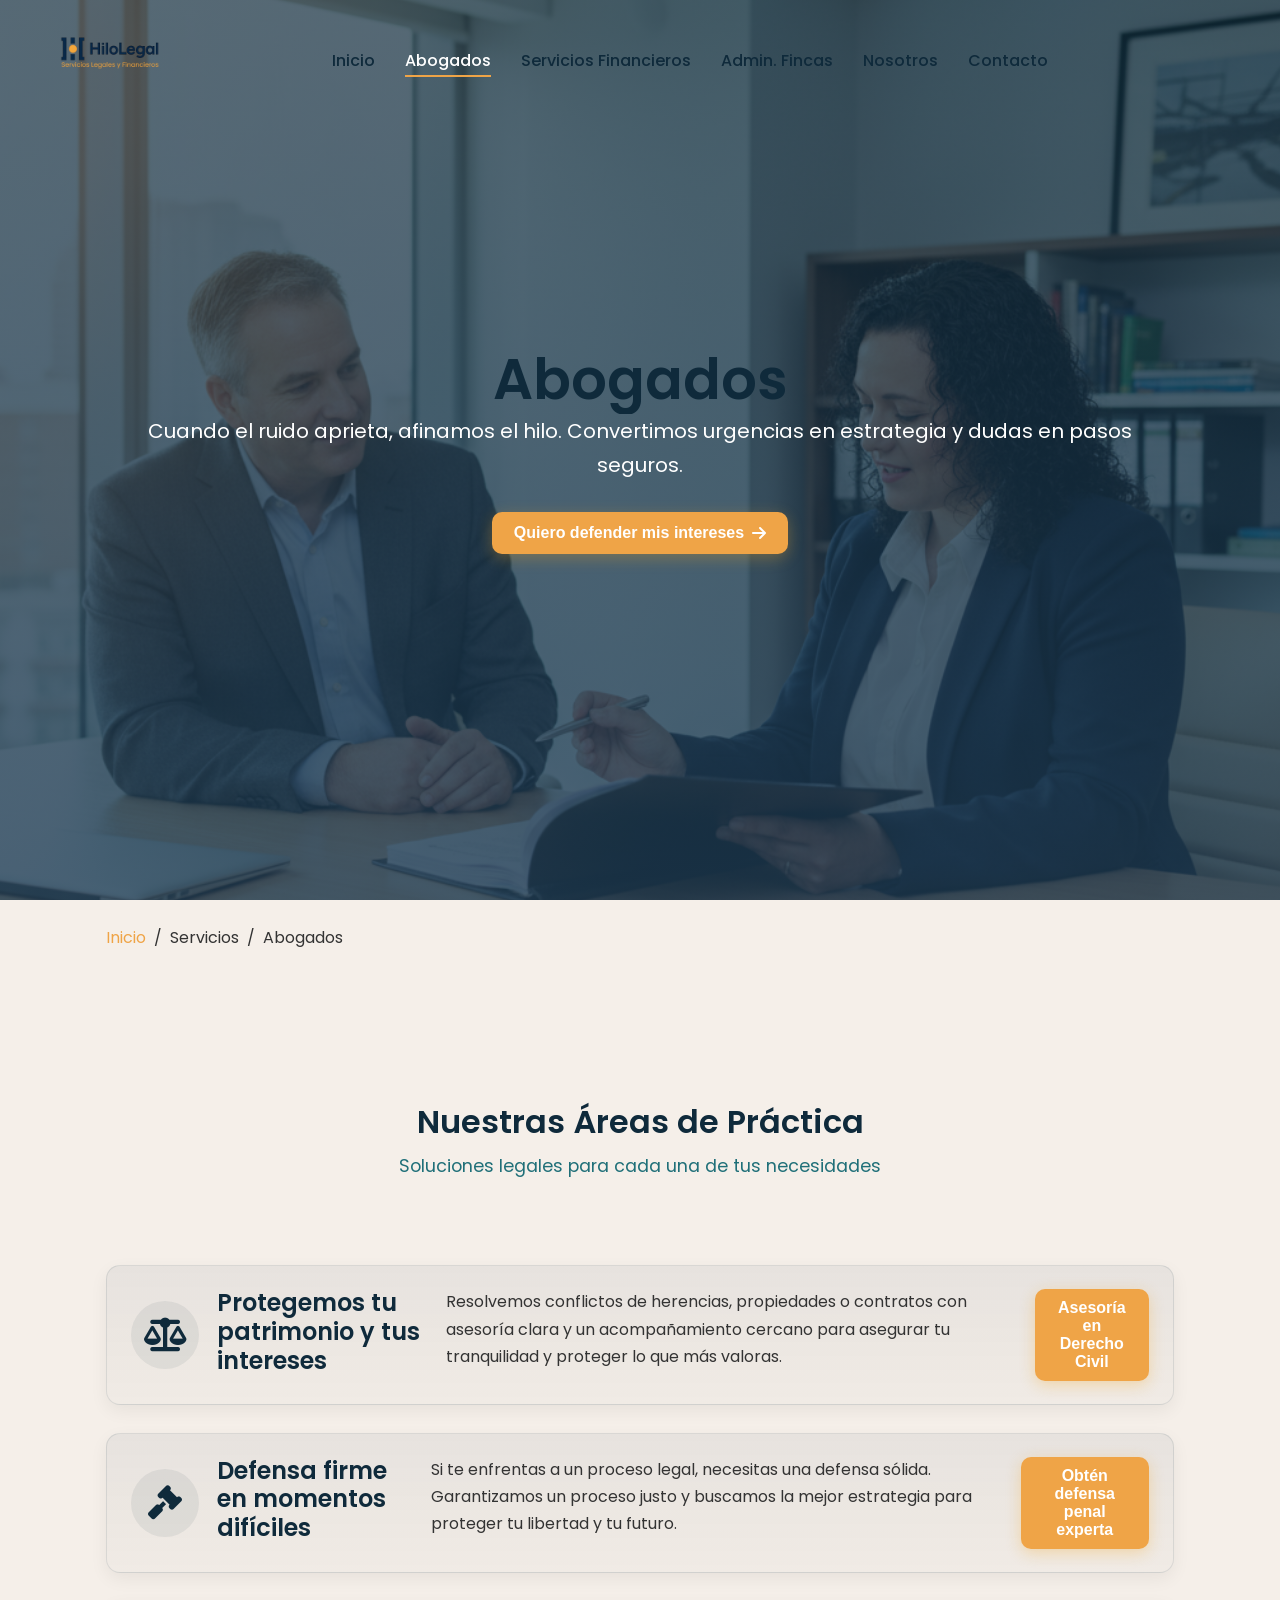
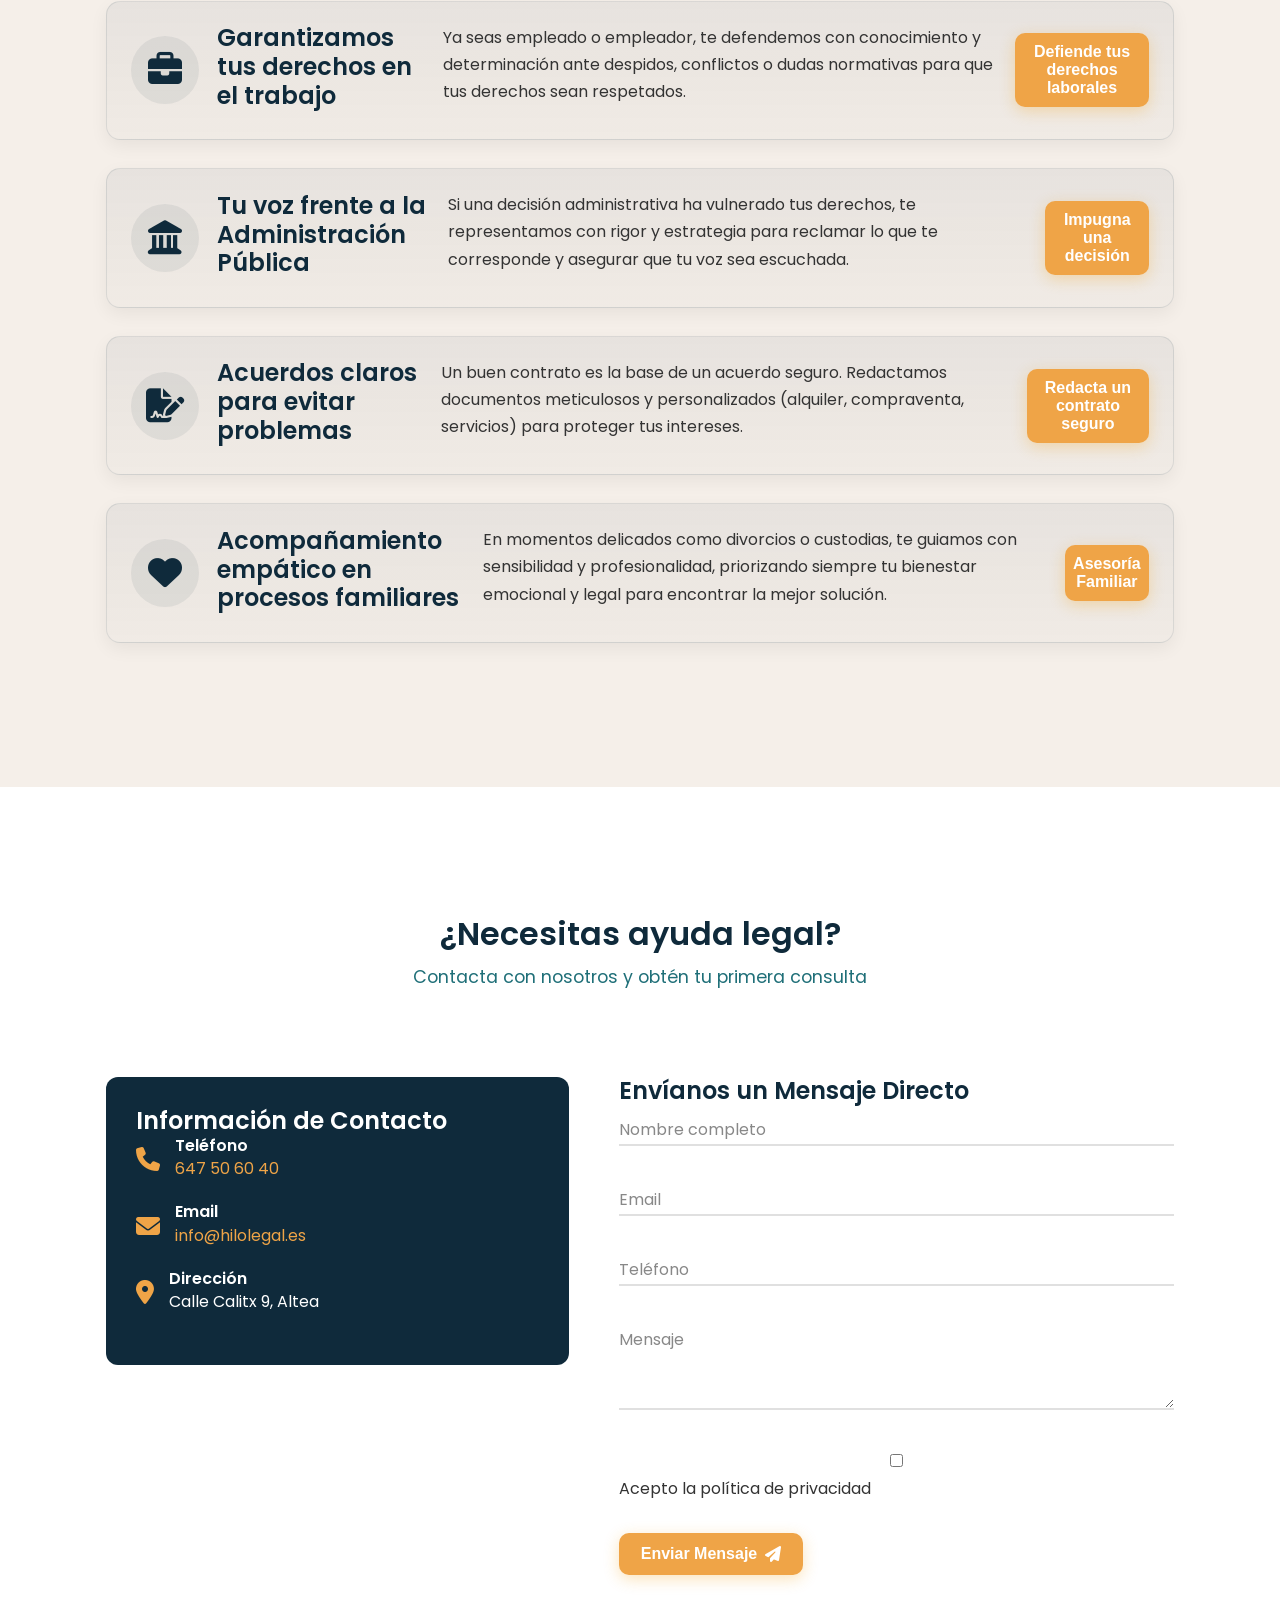
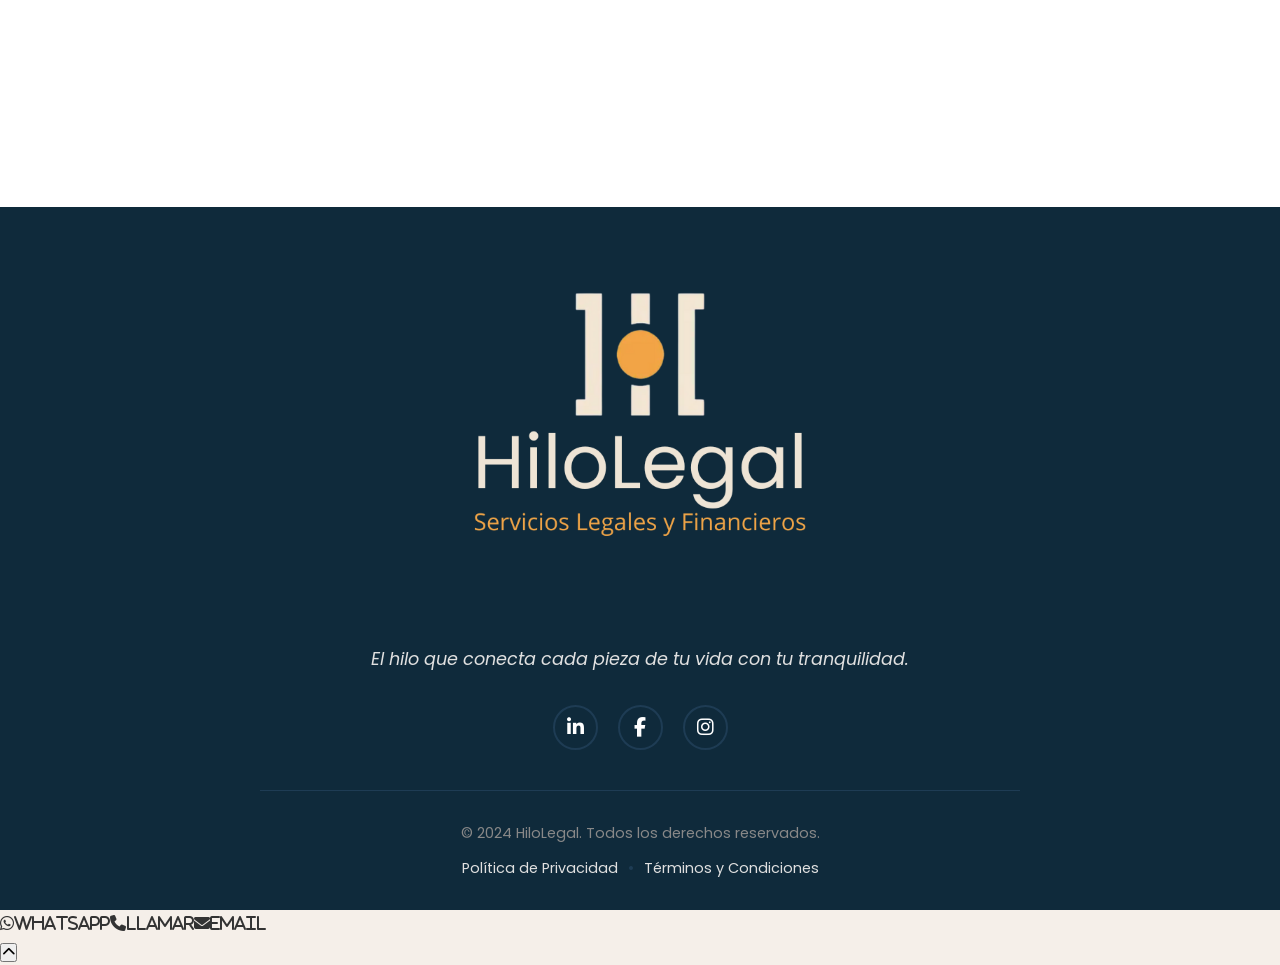
<file: abogados_actualizado.html>
<!DOCTYPE html>
<html lang="es">
<head>
    <meta charset="UTF-8">
    <meta name="viewport" content="width=device-width, initial-scale=1.0">
    <title>Servicios Jurídicos y Abogados · HiloLegal</title>
    <meta name="description" content="Defensa y asesoramiento en derecho civil, penal, laboral y contencioso-administrativo. Protegemos tus intereses con estrategia y cercanía.">
    
    <!-- Google Fonts & Font Awesome (como en index.html) -->
    <link rel="preconnect" href="https://fonts.googleapis.com">
    <link rel="preconnect" href="https://fonts.gstatic.com" crossorigin>
    <link href="https://fonts.googleapis.com/css2?family=Poppins:wght@300;400;500;600;700&display=swap" rel="stylesheet">
    <link rel="stylesheet" href="https://cdnjs.cloudflare.com/ajax/libs/font-awesome/6.4.0/css/all.min.css">
    
    <!-- CSS principal (el mismo que usa index.html) -->
    <link rel="stylesheet" href="style.css">

    <!-- Overrides específicos de la página Abogados -->
    <style>
    /* Abogados activo en blanco en esta página */
    .page-abogados .nav-menu .nav-link.active { color: #fff !important; }

    /* Más separación entre servicios */
    .practice-grid { display: grid; gap: 28px; }

    /* Banner para cada servicio y layout icono izquierda + texto */
    .practice-card {
      display: flex;
      align-items: center;
      gap: 18px;
      padding: 22px 24px;
      background: linear-gradient(180deg, rgba(15,42,59,0.06), rgba(15,42,59,0.02));
      border: 1px solid rgba(15,42,59,0.10);
      border-radius: 14px;
      box-shadow: 0 6px 18px rgba(0,0,0,0.06);
    }
    .practice-icon {
      flex: 0 0 auto;
      width: 68px; height: 68px;
      display: grid; place-items: center;
      border-radius: 50%;
      background: rgba(15,42,59,0.07);
    }
    .practice-icon i { font-size: 34px; line-height: 1; color: #0f2a3b; }
    .practice-card h3 { margin: 0 0 6px; }
    .practice-card p { margin: 0 0 12px; }
    .practice-card .btn-small { padding: 10px 16px; }

    @media (max-width: 768px) {
      .practice-card { flex-direction: column; text-align: center; align-items: center; }
    }
    </style>

</head>
<body class="page-abogados">
    <!-- Elementos comunes de la interfaz (Cursor, Barra de progreso, etc.) -->
    <div class="cursor-dot"></div>
    <div class="cursor-outline"></div>
    <div class="scroll-progress" id="scrollProgress"></div>

    <!-- Navegación (idéntica a index.html) -->
    <nav class="navbar" id="navbar">
        <div class="nav-container">
            <div class="nav-logo">
                <a href="index.html"><img src="logo hilolegal.png" alt="HiloLegal" class="logo-img"></a>
            </div>
            <ul class="nav-menu" id="navMenu">
                <li><a href="index.html" class="nav-link">Inicio</a></li>
                <li><a href="abogados.html" class="nav-link active">Abogados</a></li>
                <li><a href="financieros.html" class="nav-link">Servicios Financieros</a></li>
                <li><a href="fincas.html" class="nav-link">Admin. Fincas</a></li>
                <li><a href="index.html#sobre-nosotros" class="nav-link">Nosotros</a></li>
                <li><a href="#contacto" class="nav-link">Contacto</a></li>
            </ul>
            <div class="nav-toggle" id="navToggle">
                <span class="bar"></span><span class="bar"></span><span class="bar"></span>
            </div>
        </div>
    </nav>

    <!-- Hero Section para Abogados -->
    <section id="inicio" class="hero subpage-hero" style="--bg-image: url('area-abogados.jpg');">
        <div class="hero-bg">
            <div class="hero-overlay"></div>
            <img src="area-abogados.jpg" alt="Servicios Jurídicos" class="hero-image">
        </div>
        <div class="hero-content">
            <div class="container">
                <div class="hero-text">
                    <h1 class="hero-title">
                        <span class="title-line"><span>Abogados</span></span>
                    </h1>
                    <p class="hero-subtitle">Cuando el ruido aprieta, afinamos el hilo. Convertimos urgencias en estrategia y dudas en pasos seguros.</p>
                    <div class="hero-buttons">
                        <button class="btn btn-primary" data-open-modal data-subarea="Consulta General Abogacía">
                            <span>Quiero defender mis intereses</span> <i class="fas fa-arrow-right btn-icon"></i>
                        </button>
                    </div>
                </div>
            </div>
        </div>
    </section>
    
    <div class="breadcrumbs-bar">
        <div class="container">
            <a href="index.html">Inicio</a> &nbsp;/&nbsp; Servicios &nbsp;/&nbsp; <span>Abogados</span>
        </div>
    </div>


    <main>
        <!-- Contenido específico de la página de Abogados -->
        <section id="areas-practica" class="page-section">
            <div class="container">
                <div class="section-header">
                    <h2 class="section-title">Nuestras Áreas de Práctica</h2>
                    <p class="section-subtitle">Soluciones legales para cada una de tus necesidades</p>
                    <div class="title-decorator"></div>
                </div>

                <div class="practice-grid">
                    <!-- Derecho Civil -->
                    <div class="practice-card">
                        <div class="practice-icon"><i class="fas fa-balance-scale"></i></div>
                        <h3>Protegemos tu patrimonio y tus intereses</h3>
                        <p>Resolvemos conflictos de herencias, propiedades o contratos con asesoría clara y un acompañamiento cercano para asegurar tu tranquilidad y proteger lo que más valoras.</p>
                        <button class="btn btn-primary btn-small" data-open-modal data-subarea="Derecho Civil">Asesoría en Derecho Civil</button>
                    </div>

                    <!-- Derecho Penal -->
                    <div class="practice-card">
                        <div class="practice-icon"><i class="fas fa-gavel"></i></div>
                        <h3>Defensa firme en momentos difíciles</h3>
                        <p>Si te enfrentas a un proceso legal, necesitas una defensa sólida. Garantizamos un proceso justo y buscamos la mejor estrategia para proteger tu libertad y tu futuro.</p>
                        <button class="btn btn-primary btn-small" data-open-modal data-subarea="Derecho Penal">Obtén defensa penal experta</button>
                    </div>

                    <!-- Derecho Laboral -->
                    <div class="practice-card">
                        <div class="practice-icon"><i class="fas fa-briefcase"></i></div>
                        <h3>Garantizamos tus derechos en el trabajo</h3>
                        <p>Ya seas empleado o empleador, te defendemos con conocimiento y determinación ante despidos, conflictos o dudas normativas para que tus derechos sean respetados.</p>
                        <button class="btn btn-primary btn-small" data-open-modal data-subarea="Derecho Laboral">Defiende tus derechos laborales</button>
                    </div>

                    <!-- Contencioso-Administrativo -->
                    <div class="practice-card">
                        <div class="practice-icon"><i class="fas fa-landmark"></i></div>
                        <h3>Tu voz frente a la Administración Pública</h3>
                        <p>Si una decisión administrativa ha vulnerado tus derechos, te representamos con rigor y estrategia para reclamar lo que te corresponde y asegurar que tu voz sea escuchada.</p>
                        <button class="btn btn-primary btn-small" data-open-modal data-subarea="Contencioso-Administrativo">Impugna una decisión</button>
                    </div>
                    
                    <!-- Redacción de Contratos -->
                    <div class="practice-card">
                        <div class="practice-icon"><i class="fas fa-file-signature"></i></div>
                        <h3>Acuerdos claros para evitar problemas</h3>
                        <p>Un buen contrato es la base de un acuerdo seguro. Redactamos documentos meticulosos y personalizados (alquiler, compraventa, servicios) para proteger tus intereses.</p>
                        <button class="btn btn-primary btn-small" data-open-modal data-subarea="Redacción de Contratos">Redacta un contrato seguro</button>
                    </div>

                    <!-- Derecho de Familia -->
                    <div class="practice-card">
                        <div class="practice-icon"><i class="fas fa-heart"></i></div>
                        <h3>Acompañamiento empático en procesos familiares</h3>
                        <p>En momentos delicados como divorcios o custodias, te guiamos con sensibilidad y profesionalidad, priorizando siempre tu bienestar emocional y legal para encontrar la mejor solución.</p>
                        <button class="btn btn-primary btn-small" data-open-modal data-subarea="Derecho de Familia">Asesoría Familiar</button>
                    </div>
                </div>
            </div>
        </section>
        
        <!-- Sección de Contacto (idéntica a index.html) -->
        <section id="contacto" class="contact">
            <div class="container">
                <div class="section-header">
                    <h2 class="section-title">¿Necesitas ayuda legal?</h2>
                    <p class="section-subtitle">Contacta con nosotros y obtén tu primera consulta</p>
                    <div class="title-decorator"></div>
                </div>
                <div class="contact-content">
                    <div class="contact-info">
                        <div class="contact-card">
                            <h3>Información de Contacto</h3>
                            <div class="contact-item"><i class="fas fa-phone"></i><div><h4>Teléfono</h4><p><a href="tel:647506040">647 50 60 40</a></p></div></div>
                            <div class="contact-item"><i class="fas fa-envelope"></i><div><h4>Email</h4><p><a href="mailto:info@hilolegal.es">info@hilolegal.es</a></p></div></div>
                            <div class="contact-item"><i class="fas fa-map-marker-alt"></i><div><h4>Dirección</h4><p>Calle Calitx 9, Altea</p></div></div>
                        </div>
                        <div class="map-container"><iframe src="https://www.google.com/maps?q=Calle%20Calitx%209%2C%20Altea&output=embed" width="100%" height="300" style="border:0;" allowfullscreen="" loading="lazy"></iframe></div>
                    </div>
                    <div class="contact-form">
                        <form class="form" id="pageContactForm">
                             <h3>Envíanos un Mensaje Directo</h3>
                             <div class="form-group"><input type="text" id="nombre" name="nombre" required><label for="nombre" class="form-label">Nombre completo</label><span class="form-line"></span></div>
                             <div class="form-group"><input type="email" id="email" name="email" required><label for="email" class="form-label">Email</label><span class="form-line"></span></div>
                             <div class="form-group"><input type="tel" id="telefono" name="telefono" required><label for="telefono" class="form-label">Teléfono</label><span class="form-line"></span></div>
                             <div class="form-group"><textarea id="mensaje" name="mensaje" rows="4" required></textarea><label for="mensaje" class="form-label">Mensaje</label><span class="form-line"></span></div>
                             <div class="form-group checkbox-group"><input type="checkbox" id="privacidad" name="privacidad" required><label for="privacidad" class="checkbox-label">Acepto la política de privacidad</label></div>
                             <button type="submit" class="btn btn-primary"><span>Enviar Mensaje</span><i class="fas fa-paper-plane btn-icon"></i></button>
                        </form>
                    </div>
                </div>
            </div>
        </section>
    </main>

    <!-- Modal para captación de leads -->
    <div id="leadModal" class="modal hidden">
        <div class="modal-content">
             <div class="modal-header">
                <h2>Solicita tu Consulta</h2>
                <span class="modal-close" id="closeModalBtn">&times;</span>
            </div>
            <div class="modal-body">
                <form id="leadForm">
                    <input type="hidden" id="modalSubarea" name="subarea" value="">
                    <input type="hidden" name="area" value="Abogados">
                    <div class="form-group"><input type="text" id="modalNombre" name="nombre" required><label for="modalNombre" class="form-label">Nombre completo</label><span class="form-line"></span></div>
                    <div class="form-group"><input type="tel" id="modalTelefono" name="telefono" required><label for="modalTelefono" class="form-label">Teléfono</label><span class="form-line"></span></div>
                    <div class="form-group"><input type="email" id="modalEmail" name="email" required><label for="modalEmail" class="form-label">Email</label><span class="form-line"></span></div>
                    <button type="submit" class="btn btn-primary btn-full"><span>Solicitar Consulta</span><i class="fas fa-calendar btn-icon"></i></button>
                    <div id="formMsg" class="form-message"></div>
                </form>
            </div>
        </div>
    </div>
    
    <!-- Footer (idéntico a index.html) -->
    <footer class="footer">
        <div class="footer-container">
            <div class="footer-main">
                <a href="index.html"><img src="HILO LETRAS CREMA vertical TRANSP.png" alt="HiloLegal Logo" class="footer-logo"></a>
                <p class="footer-tagline">El hilo que conecta cada pieza de tu vida con tu tranquilidad.</p>
                <div class="footer-social"><a href="#" aria-label="LinkedIn"><i class="fab fa-linkedin-in"></i></a><a href="#" aria-label="Facebook"><i class="fab fa-facebook-f"></i></a><a href="#" aria-label="Instagram"><i class="fab fa-instagram"></i></a></div>
            </div>
            <div class="footer-bottom"><p>&copy; 2024 HiloLegal. Todos los derechos reservados.</p><div class="footer-links"><a href="#">Política de Privacidad</a><span>&bull;</span><a href="#">Términos y Condiciones</a></div></div>
        </div>
    </footer>
    
    <!-- Botones Flotantes y Back to Top (idénticos a index.html) -->
    <div class="fab-container"><div class="fab fab-whatsapp" id="fabWhatsapp"><i class="fab fa-whatsapp"></i><span class="fab-tooltip">WhatsApp</span></div><div class="fab fab-phone" id="fabPhone"><i class="fas fa-phone"></i><span class="fab-tooltip">Llamar</span></div><div class="fab fab-email" id="fabEmail"><i class="fas fa-envelope"></i><span class="fab-tooltip">Email</span></div></div>
    <button id="backToTop" class="back-to-top"><i class="fas fa-chevron-up"></i></button>

    <!-- Script de la página -->
    <script src="app-pages.js"></script>
</body>
</html>
</file>
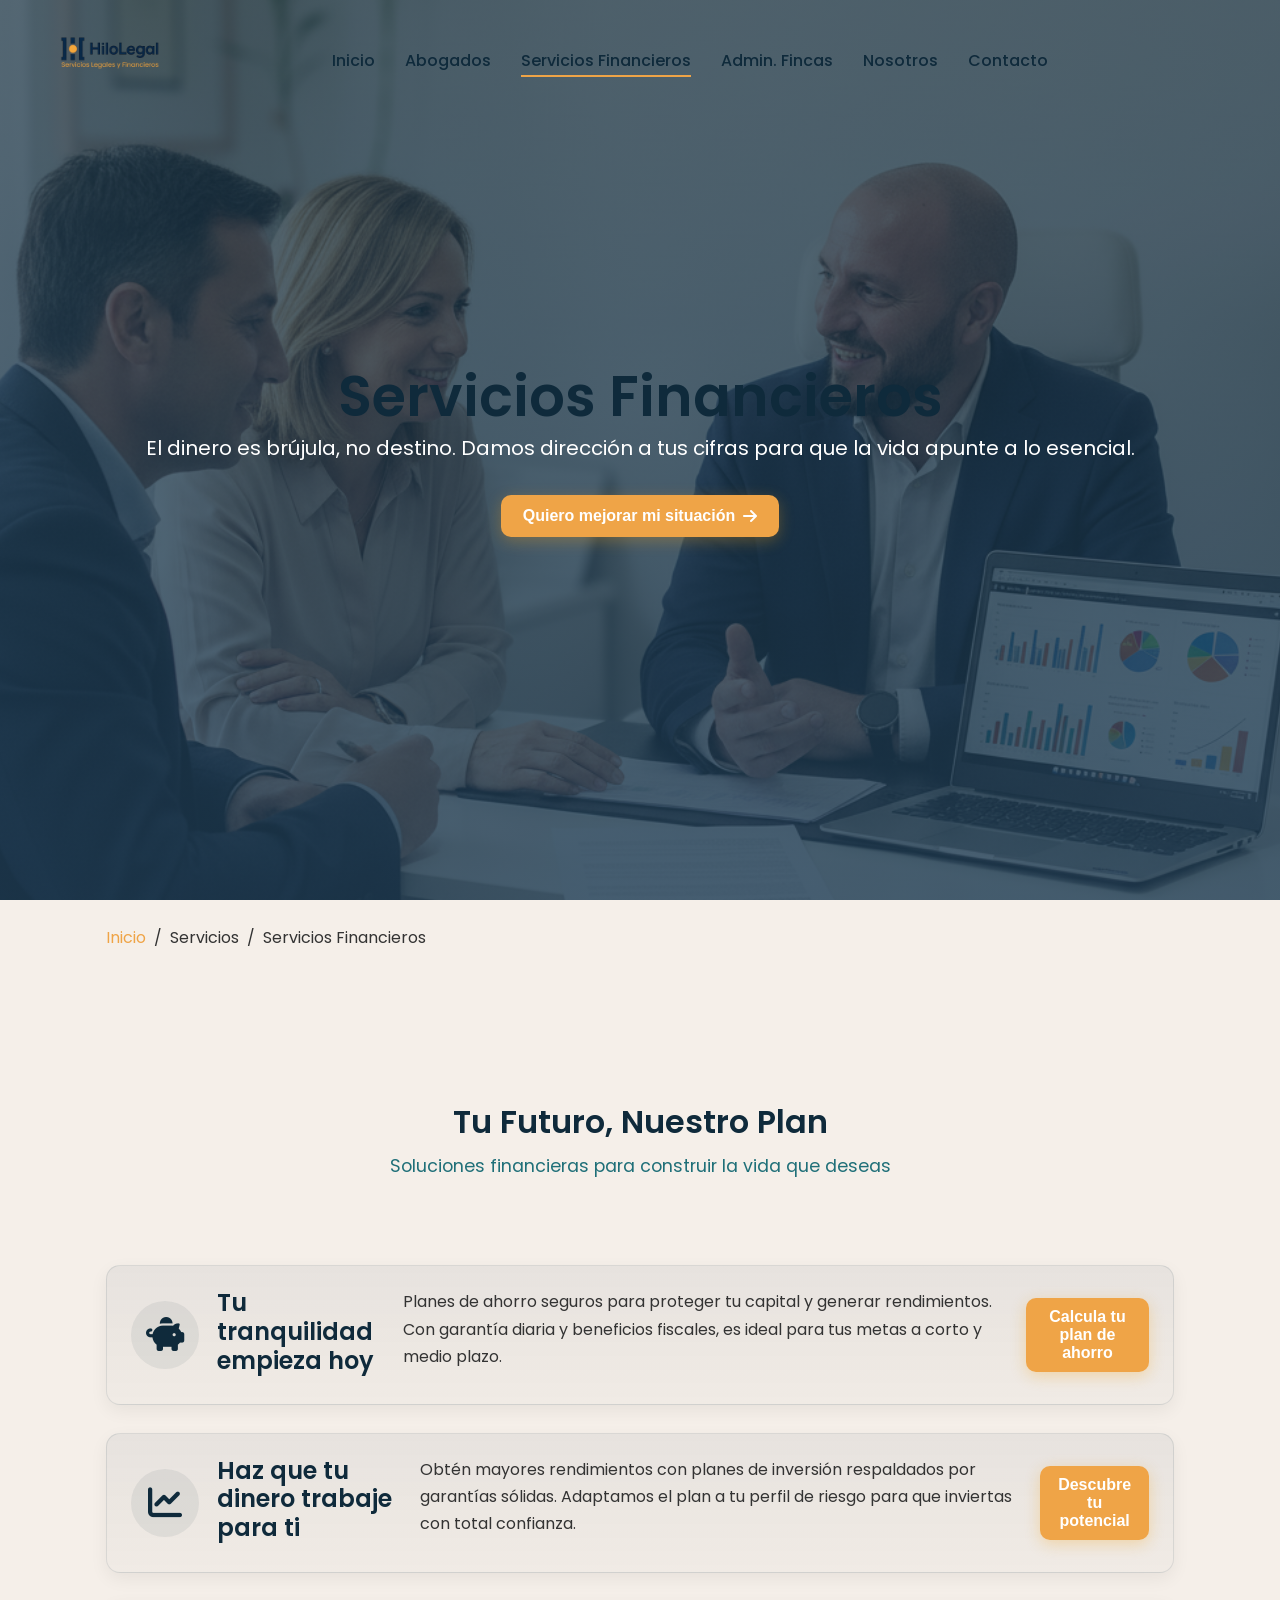
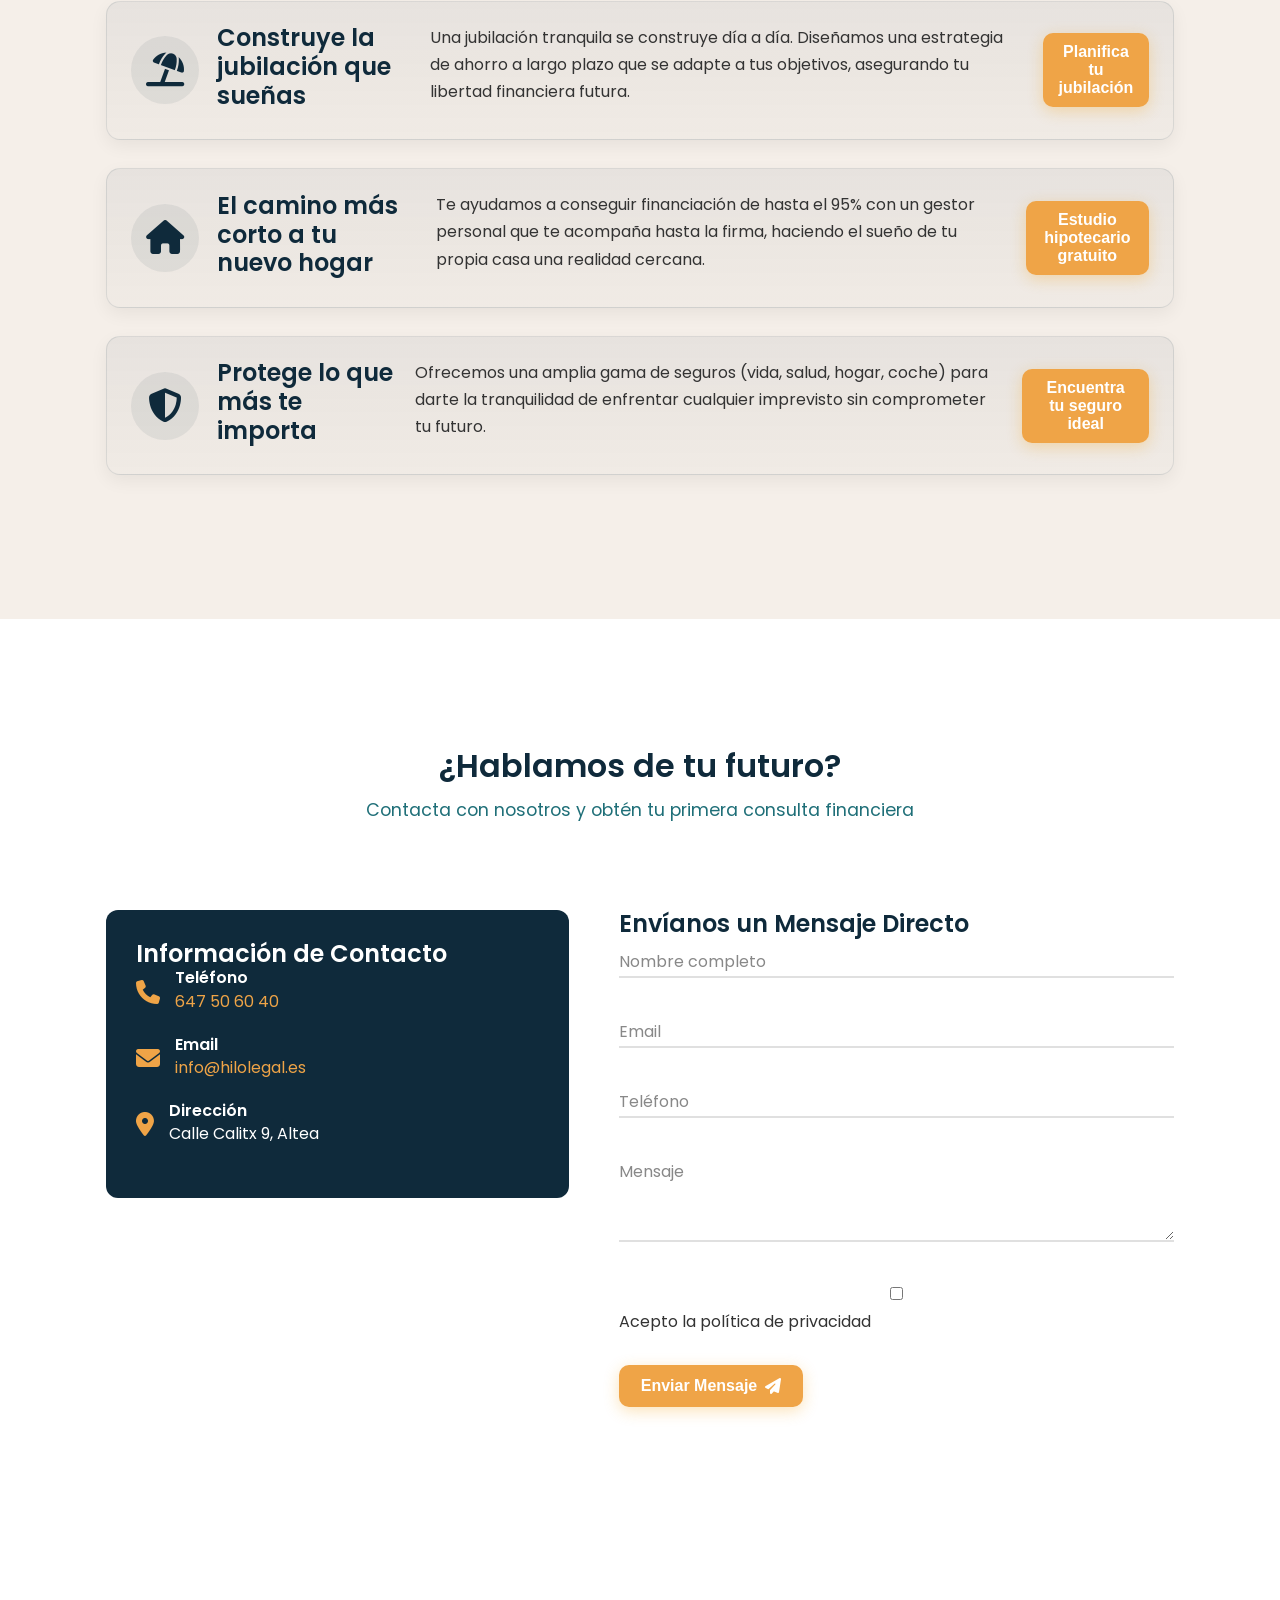
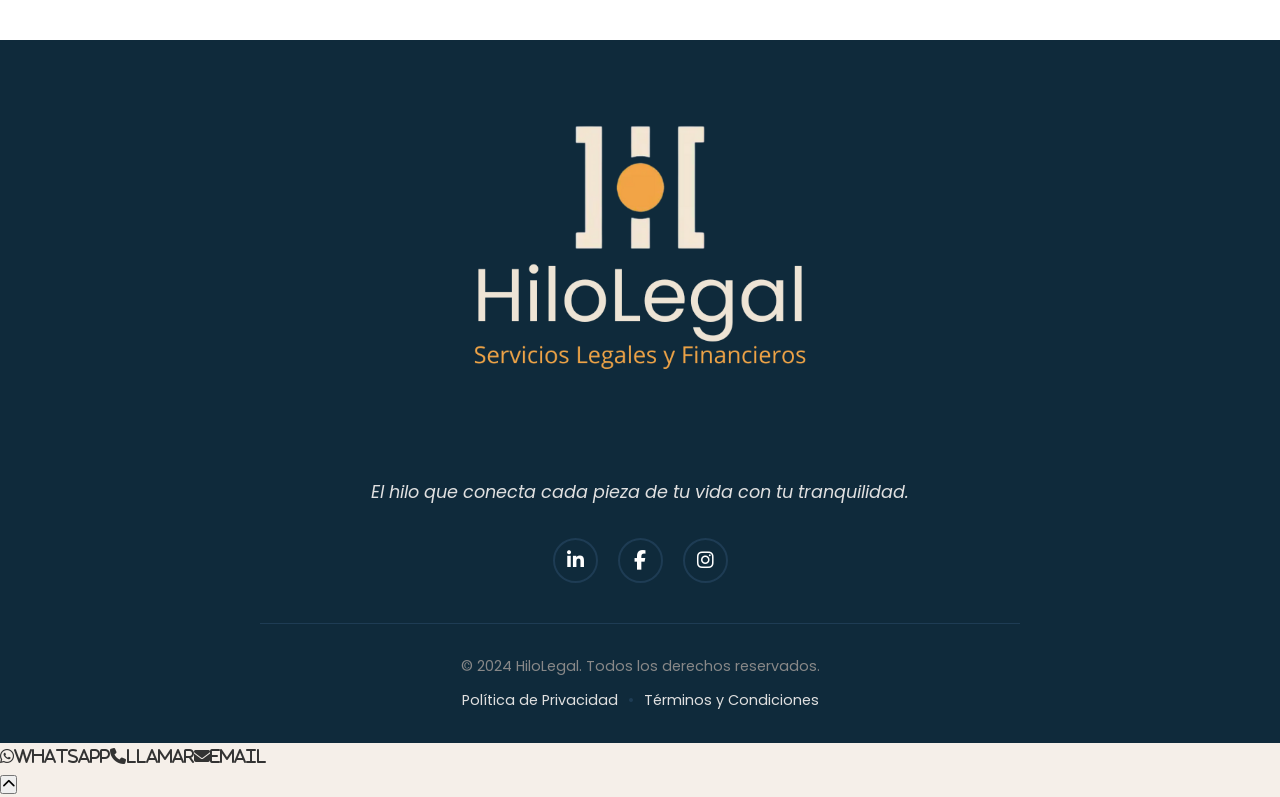
<file: financieros.html>
<!DOCTYPE html>
<html lang="es">
<head>
    <meta charset="UTF-8">
    <meta name="viewport" content="width=device-width, initial-scale=1.0">
    <title>Servicios Financieros · HiloLegal</title>
    <meta name="description" content="Planificación financiera, ahorro, inversión, pensiones e hipotecas. Damos dirección a tus cifras para que la vida apunte a lo esencial.">
    
    <!-- Google Fonts & Font Awesome (como en index.html) -->
    <link rel="preconnect" href="https://fonts.googleapis.com">
    <link rel="preconnect" href="https://fonts.gstatic.com" crossorigin>
    <link href="https://fonts.googleapis.com/css2?family=Poppins:wght@300;400;500;600;700&display=swap" rel="stylesheet">
    <link rel="stylesheet" href="https://cdnjs.cloudflare.com/ajax/libs/font-awesome/6.4.0/css/all.min.css">
    
    <!-- CSS principal (el mismo que usa index.html) -->
    <link rel="stylesheet" href="style.css">
</head>
<body>
    <!-- Elementos comunes de la interfaz (Cursor, Barra de progreso, etc.) -->
    <div class="cursor-dot"></div>
    <div class="cursor-outline"></div>
    <div class="scroll-progress" id="scrollProgress"></div>

    <!-- Navegación (idéntica a index.html) -->
    <nav class="navbar" id="navbar">
        <div class="nav-container">
            <div class="nav-logo">
                <a href="index.html"><img src="logo hilolegal.png" alt="HiloLegal" class="logo-img"></a>
            </div>
            <ul class="nav-menu" id="navMenu">
                <li><a href="index.html" class="nav-link">Inicio</a></li>
                <li><a href="abogados.html" class="nav-link">Abogados</a></li>
                <li><a href="financieros.html" class="nav-link active">Servicios Financieros</a></li>
                <li><a href="fincas.html" class="nav-link">Admin. Fincas</a></li>
                <li><a href="index.html#sobre-nosotros" class="nav-link">Nosotros</a></li>
                <li><a href="#contacto" class="nav-link">Contacto</a></li>
            </ul>
            <div class="nav-toggle" id="navToggle">
                <span class="bar"></span><span class="bar"></span><span class="bar"></span>
            </div>
        </div>
    </nav>

    <!-- Hero Section para Financieros -->
    <section id="inicio" class="hero subpage-hero" style="--bg-image: url('area-financieros.jpg');">
        <div class="hero-bg">
            <div class="hero-overlay"></div>
            <img src="area-financieros.jpg" alt="Servicios Financieros" class="hero-image">
        </div>
        <div class="hero-content">
            <div class="container">
                <div class="hero-text">
                    <h1 class="hero-title">
                        <span class="title-line"><span>Servicios Financieros</span></span>
                    </h1>
                    <p class="hero-subtitle">El dinero es brújula, no destino. Damos dirección a tus cifras para que la vida apunte a lo esencial.</p>
                    <div class="hero-buttons">
                        <button class="btn btn-primary" data-open-modal data-subarea="Consulta General Financieros">
                            <span>Quiero mejorar mi situación</span> <i class="fas fa-arrow-right btn-icon"></i>
                        </button>
                    </div>
                </div>
            </div>
        </div>
    </section>
    
    <div class="breadcrumbs-bar">
        <div class="container">
            <a href="index.html">Inicio</a> &nbsp;/&nbsp; Servicios &nbsp;/&nbsp; <span>Servicios Financieros</span>
        </div>
    </div>


    <main>
        <!-- Contenido específico de la página de Financieros -->
        <section id="areas-practica" class="page-section">
            <div class="container">
                <div class="section-header">
                    <h2 class="section-title">Tu Futuro, Nuestro Plan</h2>
                    <p class="section-subtitle">Soluciones financieras para construir la vida que deseas</p>
                    <div class="title-decorator"></div>
                </div>

                <div class="practice-grid">
                     <!-- Ahorro -->
                    <div class="practice-card">
                        <div class="practice-icon"><i class="fas fa-piggy-bank"></i></div>
                        <h3>Tu tranquilidad empieza hoy</h3>
                        <p>Planes de ahorro seguros para proteger tu capital y generar rendimientos. Con garantía diaria y beneficios fiscales, es ideal para tus metas a corto y medio plazo.</p>
                        <button class="btn btn-primary btn-small" data-open-modal data-subarea="Ahorro Garantizado">Calcula tu plan de ahorro</button>
                    </div>

                    <!-- Inversión -->
                    <div class="practice-card">
                        <div class="practice-icon"><i class="fas fa-chart-line"></i></div>
                        <h3>Haz que tu dinero trabaje para ti</h3>
                        <p>Obtén mayores rendimientos con planes de inversión respaldados por garantías sólidas. Adaptamos el plan a tu perfil de riesgo para que inviertas con total confianza.</p>
                        <button class="btn btn-primary btn-small" data-open-modal data-subarea="Inversión">Descubre tu potencial</button>
                    </div>

                    <!-- Pensiones -->
                    <div class="practice-card">
                        <div class="practice-icon"><i class="fas fa-umbrella-beach"></i></div>
                        <h3>Construye la jubilación que sueñas</h3>
                        <p>Una jubilación tranquila se construye día a día. Diseñamos una estrategia de ahorro a largo plazo que se adapte a tus objetivos, asegurando tu libertad financiera futura.</p>
                        <button class="btn btn-primary btn-small" data-open-modal data-subarea="Pensiones">Planifica tu jubilación</button>
                    </div>

                    <!-- Hipotecas -->
                    <div class="practice-card">
                        <div class="practice-icon"><i class="fas fa-home"></i></div>
                        <h3>El camino más corto a tu nuevo hogar</h3>
                        <p>Te ayudamos a conseguir financiación de hasta el 95% con un gestor personal que te acompaña hasta la firma, haciendo el sueño de tu propia casa una realidad cercana.</p>
                        <button class="btn btn-primary btn-small" data-open-modal data-subarea="Hipotecas">Estudio hipotecario gratuito</button>
                    </div>
                    
                    <!-- Seguros -->
                    <div class="practice-card">
                        <div class="practice-icon"><i class="fas fa-shield-alt"></i></div>
                        <h3>Protege lo que más te importa</h3>
                        <p>Ofrecemos una amplia gama de seguros (vida, salud, hogar, coche) para darte la tranquilidad de enfrentar cualquier imprevisto sin comprometer tu futuro.</p>
                        <button class="btn btn-primary btn-small" data-open-modal data-subarea="Seguros">Encuentra tu seguro ideal</button>
                    </div>
                </div>
            </div>
        </section>
        
        <!-- Sección de Contacto (idéntica a index.html) -->
        <section id="contacto" class="contact">
            <div class="container">
                <div class="section-header">
                    <h2 class="section-title">¿Hablamos de tu futuro?</h2>
                    <p class="section-subtitle">Contacta con nosotros y obtén tu primera consulta financiera</p>
                    <div class="title-decorator"></div>
                </div>
                <div class="contact-content">
                    <div class="contact-info">
                        <div class="contact-card">
                            <h3>Información de Contacto</h3>
                            <div class="contact-item"><i class="fas fa-phone"></i><div><h4>Teléfono</h4><p><a href="tel:647506040">647 50 60 40</a></p></div></div>
                            <div class="contact-item"><i class="fas fa-envelope"></i><div><h4>Email</h4><p><a href="mailto:info@hilolegal.es">info@hilolegal.es</a></p></div></div>
                            <div class="contact-item"><i class="fas fa-map-marker-alt"></i><div><h4>Dirección</h4><p>Calle Calitx 9, Altea</p></div></div>
                        </div>
                        <div class="map-container"><iframe src="https://www.google.com/maps?q=Calle%20Calitx%209%2C%20Altea&output=embed" width="100%" height="300" style="border:0;" allowfullscreen="" loading="lazy"></iframe></div>
                    </div>
                    <div class="contact-form">
                        <form class="form" id="pageContactForm">
                             <h3>Envíanos un Mensaje Directo</h3>
                             <div class="form-group"><input type="text" id="nombre" name="nombre" required><label for="nombre" class="form-label">Nombre completo</label><span class="form-line"></span></div>
                             <div class="form-group"><input type="email" id="email" name="email" required><label for="email" class="form-label">Email</label><span class="form-line"></span></div>
                             <div class="form-group"><input type="tel" id="telefono" name="telefono" required><label for="telefono" class="form-label">Teléfono</label><span class="form-line"></span></div>
                             <div class="form-group"><textarea id="mensaje" name="mensaje" rows="4" required></textarea><label for="mensaje" class="form-label">Mensaje</label><span class="form-line"></span></div>
                             <div class="form-group checkbox-group"><input type="checkbox" id="privacidad" name="privacidad" required><label for="privacidad" class="checkbox-label">Acepto la política de privacidad</label></div>
                             <button type="submit" class="btn btn-primary"><span>Enviar Mensaje</span><i class="fas fa-paper-plane btn-icon"></i></button>
                        </form>
                    </div>
                </div>
            </div>
        </section>
    </main>

    <!-- Modal para captación de leads -->
    <div id="leadModal" class="modal hidden">
        <div class="modal-content">
             <div class="modal-header">
                <h2>Solicita tu Consulta</h2>
                <span class="modal-close" id="closeModalBtn">&times;</span>
            </div>
            <div class="modal-body">
                <form id="leadForm">
                    <input type="hidden" id="modalSubarea" name="subarea" value="">
                    <input type="hidden" name="area" value="Servicios Financieros">
                    <div class="form-group"><input type="text" id="modalNombre" name="nombre" required><label for="modalNombre" class="form-label">Nombre completo</label><span class="form-line"></span></div>
                    <div class="form-group"><input type="tel" id="modalTelefono" name="telefono" required><label for="modalTelefono" class="form-label">Teléfono</label><span class="form-line"></span></div>
                    <div class="form-group"><input type="email" id="modalEmail" name="email" required><label for="modalEmail" class="form-label">Email</label><span class="form-line"></span></div>
                    <button type="submit" class="btn btn-primary btn-full"><span>Solicitar Consulta</span><i class="fas fa-calendar btn-icon"></i></button>
                    <div id="formMsg" class="form-message"></div>
                </form>
            </div>
        </div>
    </div>
    
    <!-- Footer (idéntico a index.html) -->
    <footer class="footer">
        <div class="footer-container">
            <div class="footer-main">
                <a href="index.html"><img src="HILO LETRAS CREMA vertical TRANSP.png" alt="HiloLegal Logo" class="footer-logo"></a>
                <p class="footer-tagline">El hilo que conecta cada pieza de tu vida con tu tranquilidad.</p>
                <div class="footer-social"><a href="#" aria-label="LinkedIn"><i class="fab fa-linkedin-in"></i></a><a href="#" aria-label="Facebook"><i class="fab fa-facebook-f"></i></a><a href="#" aria-label="Instagram"><i class="fab fa-instagram"></i></a></div>
            </div>
            <div class="footer-bottom"><p>&copy; 2024 HiloLegal. Todos los derechos reservados.</p><div class="footer-links"><a href="#">Política de Privacidad</a><span>&bull;</span><a href="#">Términos y Condiciones</a></div></div>
        </div>
    </footer>
    
    <!-- Botones Flotantes y Back to Top (idénticos a index.html) -->
    <div class="fab-container"><div class="fab fab-whatsapp" id="fabWhatsapp"><i class="fab fa-whatsapp"></i><span class="fab-tooltip">WhatsApp</span></div><div class="fab fab-phone" id="fabPhone"><i class="fas fa-phone"></i><span class="fab-tooltip">Llamar</span></div><div class="fab fab-email" id="fabEmail"><i class="fas fa-envelope"></i><span class="fab-tooltip">Email</span></div></div>
    <button id="backToTop" class="back-to-top"><i class="fas fa-chevron-up"></i></button>

    <!-- Script de la página -->
    <script src="app-pages.js"></script>
</body>
</html>
</file>
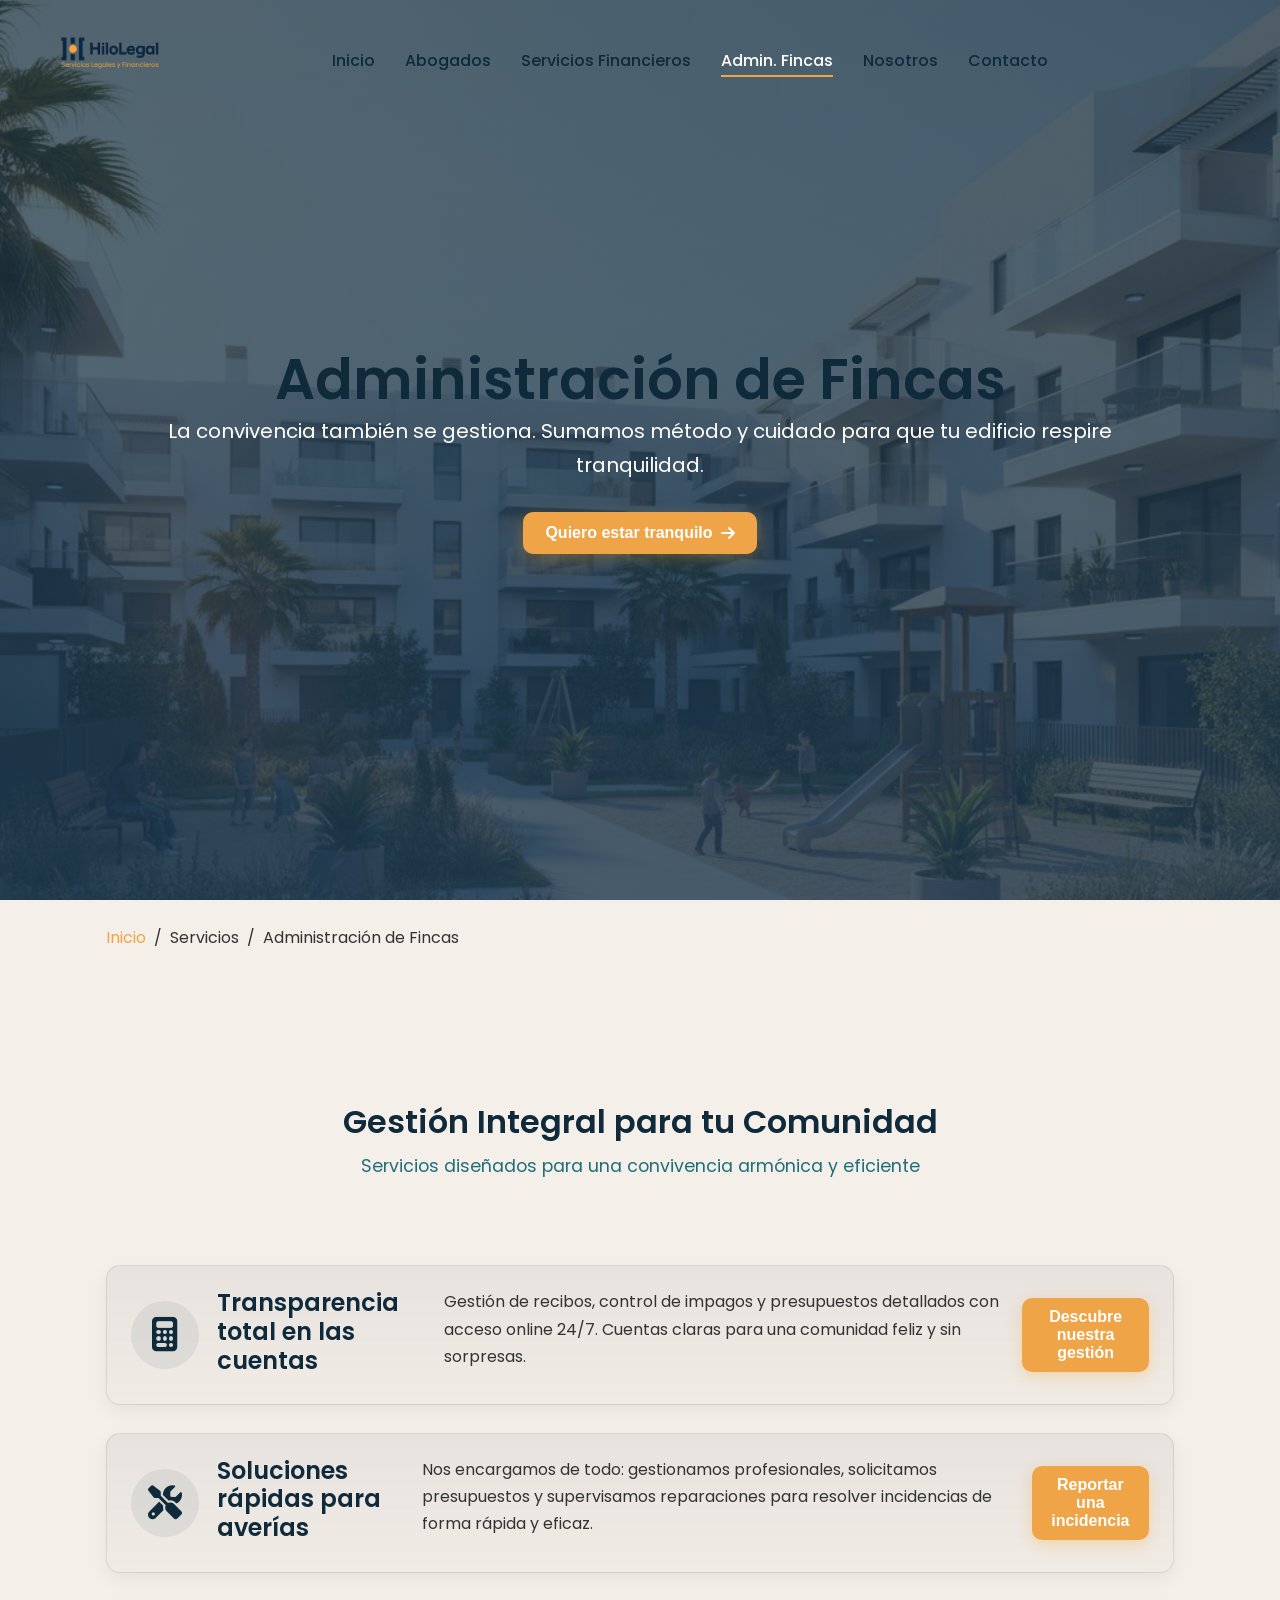
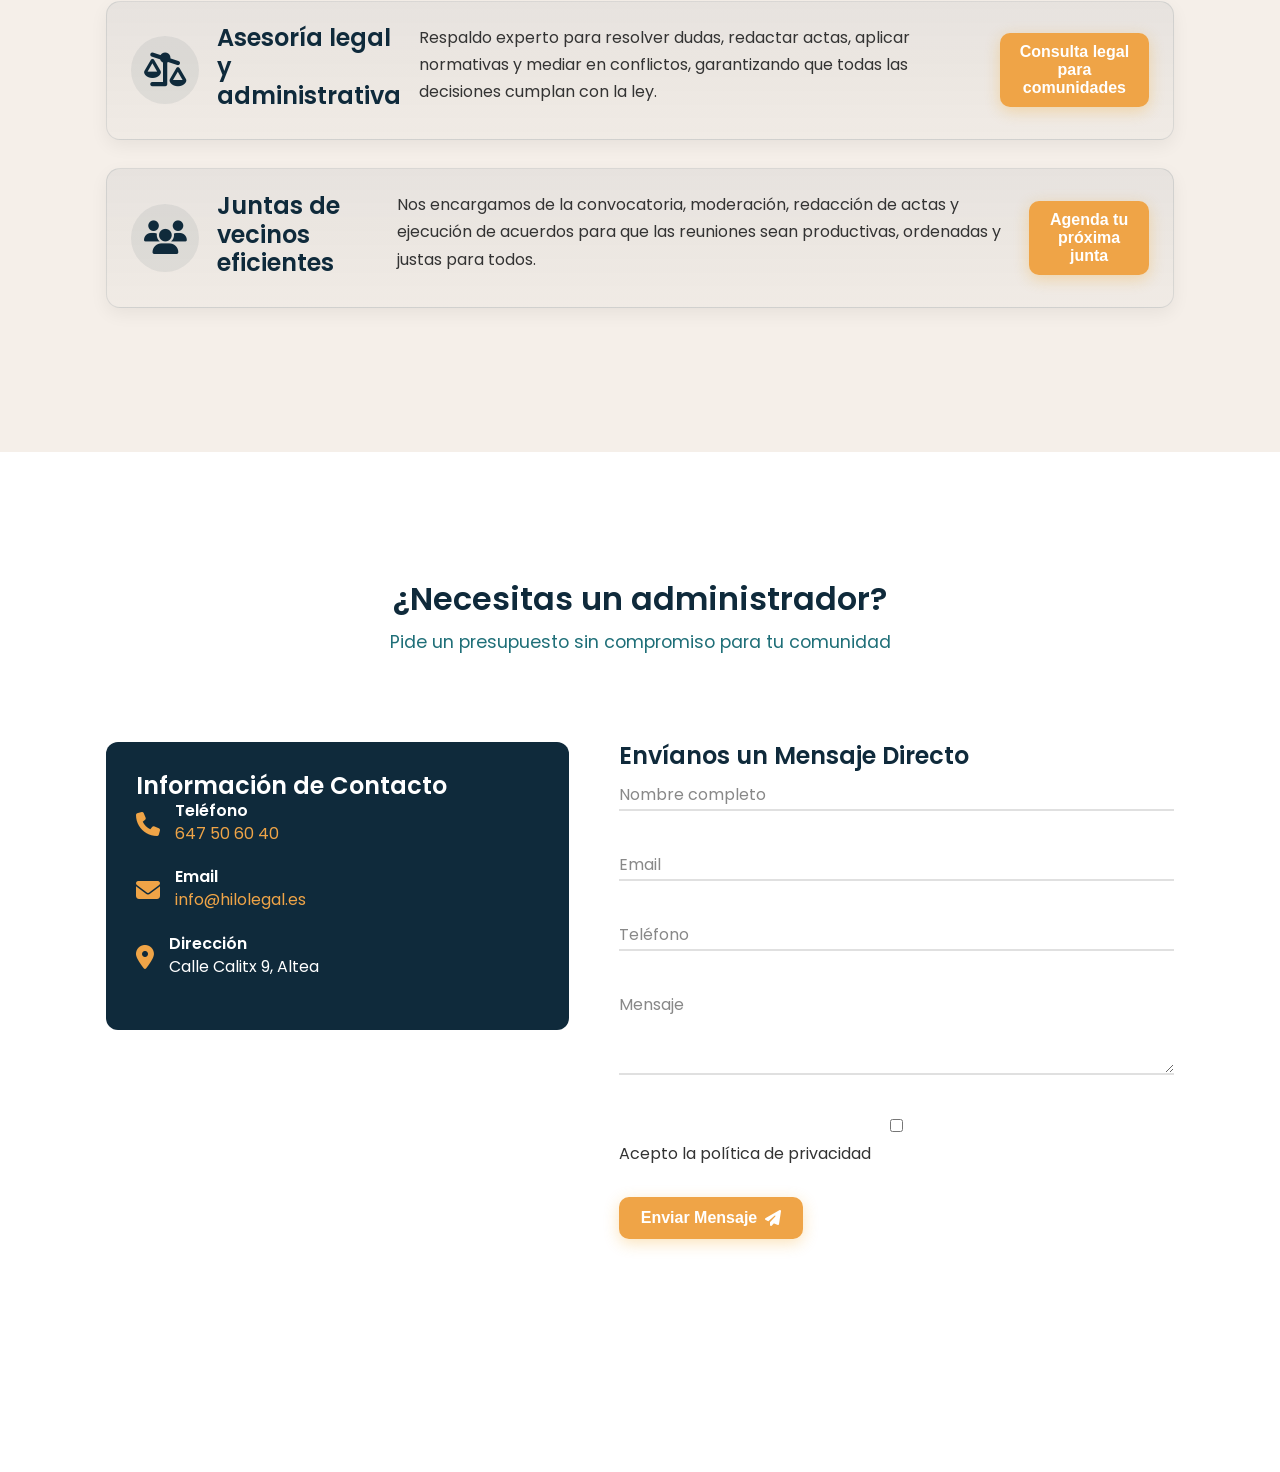
<file: fincas.html>
<!DOCTYPE html>
<html lang="es">
<head>
    <meta charset="UTF-8">
    <meta name="viewport" content="width=device-width, initial-scale=1.0">
    <title>Administración de Fincas · HiloLegal</title>
    <meta name="description" content="Gestión integral de comunidades. Sumamos método y cuidado para que tu edificio respire tranquilidad.">
    
    <!-- Google Fonts & Font Awesome (como en index.html) -->
    <link rel="preconnect" href="https://fonts.googleapis.com">
    <link rel="preconnect" href="https://fonts.gstatic.com" crossorigin>
    <link href="https://fonts.googleapis.com/css2?family=Poppins:wght@300;400;500;600;700&display=swap" rel="stylesheet">
    <link rel="stylesheet" href="https://cdnjs.cloudflare.com/ajax/libs/font-awesome/6.4.0/css/all.min.css">
    
    <!-- CSS principal (el mismo que usa index.html) -->
    <link rel="stylesheet" href="style.css">
</head>
<body>
    <!-- Elementos comunes de la interfaz (Cursor, Barra de progreso, etc.) -->
    <div class="cursor-dot"></div>
    <div class="cursor-outline"></div>
    <div class="scroll-progress" id="scrollProgress"></div>

    <!-- Navegación (idéntica a index.html) -->
    <nav class="navbar" id="navbar">
        <div class="nav-container">
            <div class="nav-logo">
                <a href="index.html"><img src="logo hilolegal.png" alt="HiloLegal" class="logo-img"></a>
            </div>
            <ul class="nav-menu" id="navMenu">
                <li><a href="index.html" class="nav-link">Inicio</a></li>
                <li><a href="abogados.html" class="nav-link">Abogados</a></li>
                <li><a href="financieros.html" class="nav-link">Servicios Financieros</a></li>
                <li><a href="fincas.html" class="nav-link active">Admin. Fincas</a></li>
                <li><a href="index.html#sobre-nosotros" class="nav-link">Nosotros</a></li>
                <li><a href="#contacto" class="nav-link">Contacto</a></li>
            </ul>
            <div class="nav-toggle" id="navToggle">
                <span class="bar"></span><span class="bar"></span><span class="bar"></span>
            </div>
        </div>
    </nav>

    <!-- Hero Section para Fincas -->
    <section id="inicio" class="hero subpage-hero" style="--bg-image: url('area-fincas.jpg');">
        <div class="hero-bg">
            <div class="hero-overlay"></div>
            <img src="area-fincas.jpg" alt="Administración de Fincas" class="hero-image">
        </div>
        <div class="hero-content">
            <div class="container">
                <div class="hero-text">
                    <h1 class="hero-title">
                        <span class="title-line"><span>Administración de Fincas</span></span>
                    </h1>
                    <p class="hero-subtitle">La convivencia también se gestiona. Sumamos método y cuidado para que tu edificio respire tranquilidad.</p>
                    <div class="hero-buttons">
                        <button class="btn btn-primary" data-open-modal data-subarea="Consulta General Fincas">
                            <span>Quiero estar tranquilo</span> <i class="fas fa-arrow-right btn-icon"></i>
                        </button>
                    </div>
                </div>
            </div>
        </div>
    </section>
    
    <div class="breadcrumbs-bar">
        <div class="container">
            <a href="index.html">Inicio</a> &nbsp;/&nbsp; Servicios &nbsp;/&nbsp; <span>Administración de Fincas</span>
        </div>
    </div>


    <main>
        <!-- Contenido específico de la página de Fincas -->
        <section id="areas-practica" class="page-section">
            <div class="container">
                <div class="section-header">
                    <h2 class="section-title">Gestión Integral para tu Comunidad</h2>
                    <p class="section-subtitle">Servicios diseñados para una convivencia armónica y eficiente</p>
                    <div class="title-decorator"></div>
                </div>

                <div class="practice-grid">
                     <!-- Gestión Económica -->
                    <div class="practice-card">
                        <div class="practice-icon"><i class="fas fa-calculator"></i></div>
                        <h3>Transparencia total en las cuentas</h3>
                        <p>Gestión de recibos, control de impagos y presupuestos detallados con acceso online 24/7. Cuentas claras para una comunidad feliz y sin sorpresas.</p>
                        <button class="btn btn-primary btn-small" data-open-modal data-subarea="Gestión Económica y Contable">Descubre nuestra gestión</button>
                    </div>

                    <!-- Incidencias y Mantenimiento -->
                    <div class="practice-card">
                        <div class="practice-icon"><i class="fas fa-tools"></i></div>
                        <h3>Soluciones rápidas para averías</h3>
                        <p>Nos encargamos de todo: gestionamos profesionales, solicitamos presupuestos y supervisamos reparaciones para resolver incidencias de forma rápida y eficaz.</p>
                        <button class="btn btn-primary btn-small" data-open-modal data-subarea="Incidencias y Mantenimiento">Reportar una incidencia</button>
                    </div>

                    <!-- Asesoría Legal -->
                    <div class="practice-card">
                        <div class="practice-icon"><i class="fas fa-balance-scale-right"></i></div>
                        <h3>Asesoría legal y administrativa</h3>
                        <p>Respaldo experto para resolver dudas, redactar actas, aplicar normativas y mediar en conflictos, garantizando que todas las decisiones cumplan con la ley.</p>
                        <button class="btn btn-primary btn-small" data-open-modal data-subarea="Asesoría Legal y Administrativa">Consulta legal para comunidades</button>
                    </div>

                    <!-- Juntas de Propietarios -->
                    <div class="practice-card">
                        <div class="practice-icon"><i class="fas fa-users"></i></div>
                        <h3>Juntas de vecinos eficientes</h3>
                        <p>Nos encargamos de la convocatoria, moderación, redacción de actas y ejecución de acuerdos para que las reuniones sean productivas, ordenadas y justas para todos.</p>
                        <button class="btn btn-primary btn-small" data-open-modal data-subarea="Juntas de Propietarios">Agenda tu próxima junta</button>
                    </div>
                </div>
            </div>
        </section>
        
        <!-- Sección de Contacto (idéntica a index.html) -->
        <section id="contacto" class="contact">
            <div class="container">
                <div class="section-header">
                    <h2 class="section-title">¿Necesitas un administrador?</h2>
                    <p class="section-subtitle">Pide un presupuesto sin compromiso para tu comunidad</p>
                    <div class="title-decorator"></div>
                </div>
                <div class="contact-content">
                    <div class="contact-info">
                        <div class="contact-card">
                            <h3>Información de Contacto</h3>
                            <div class="contact-item"><i class="fas fa-phone"></i><div><h4>Teléfono</h4><p><a href="tel:647506040">647 50 60 40</a></p></div></div>
                            <div class="contact-item"><i class="fas fa-envelope"></i><div><h4>Email</h4><p><a href="mailto:info@hilolegal.es">info@hilolegal.es</a></p></div></div>
                            <div class="contact-item"><i class="fas fa-map-marker-alt"></i><div><h4>Dirección</h4><p>Calle Calitx 9, Altea</p></div></div>
                        </div>
                        <div class="map-container"><iframe src="https://www.google.com/maps?q=Calle%20Calitx%209%2C%20Altea&output=embed" width="100%" height="300" style="border:0;" allowfullscreen="" loading="lazy"></iframe></div>
                    </div>
                    <div class="contact-form">
                        <form class="form" id="pageContactForm">
                             <h3>Envíanos un Mensaje Directo</h3>
                             <div class="form-group"><input type="text" id="nombre" name="nombre" required><label for="nombre" class="form-label">Nombre completo</label><span class="form-line"></span></div>
                             <div class="form-group"><input type="email" id="email" name="email" required><label for="email" class="form-label">Email</label><span class="form-line"></span></div>
                             <div class="form-group"><input type="tel" id="telefono" name="telefono" required><label for="telefono" class="form-label">Teléfono</label><span class="form-line"></span></div>
                             <div class="form-group"><textarea id="mensaje" name="mensaje" rows="4" required></textarea><label for="mensaje" class="form-label">Mensaje</label><span class="form-line"></span></div>
                             <div class="form-group checkbox-group"><input type="checkbox" id="privacidad" name="privacidad" required><label for="privacidad" class="checkbox-label">Acepto la política de privacidad</label></div>
                             <button type="submit" class="btn btn-primary"><span>Enviar Mensaje</span><i class="fas fa-paper-plane btn-icon"></i></button>
                        </form>
                    </div>
                </div>
            </div>
        </section>
    </main>

    <!-- Modal para captación de leads -->
    <div id="leadModal" class="modal hidden">
<!-- Modal -->
<div class="modal" id="leadModal">
  <div class="modal-content">
    <div class="modal-header">
      <h3>Solicitar información</h3>
      <span class="modal-close" id="closeModalBtn">&times;</span>
    </div>
    <div class="modal-body">
      <form id="leadForm" class="form-grid">
        <input type="hidden" id="modalArea" name="area" value="Administración de Fincas"> <!-- o Administración de Fincas -->
        <input type="hidden" id="modalSubarea" name="subarea" value="">
        <input type="text" name="nombre" placeholder="Nombre completo" required>
        <input type="tel" name="telefono" placeholder="Teléfono" required>
        <input type="email" name="email" placeholder="Email" required>
        <button type="submit" class="btn-primary">Enviar solicitud <i class="fa-solid fa-paper-plane"></i></button>
        <div class="form-message" id="formMsg"></div>
      </form>
    </div>
  </div>
</div>

    
    <!-- Footer (idéntico a index.html) -->
    <footer class="footer">
        <div class="footer-container">
            <div class="footer-main">
                <a href="index.html"><img src="logo hilolegal.png" alt="HiloLegal Logo" class="footer-logo"></a>
                <p class="footer-tagline">El hilo que conecta cada pieza de tu vida con tu tranquilidad.</p>
                <div class="footer-social"><a href="#" aria-label="LinkedIn"><i class="fab fa-linkedin-in"></i></a><a href="#" aria-label="Facebook"><i class="fab fa-facebook-f"></i></a><a href="#" aria-label="Instagram"><i class="fab fa-instagram"></i></a></div>
            </div>
            <div class="footer-bottom"><p>&copy; 2024 HiloLegal. Todos los derechos reservados.</p><div class="footer-links"><a href="#">Política de Privacidad</a><span>&bull;</span><a href="#">Términos y Condiciones</a></div></div>
        </div>
    </footer>
    
    <!-- Botones Flotantes y Back to Top (idénticos a index.html) -->
    <div class="fab-container"><div class="fab fab-whatsapp" id="fabWhatsapp"><i class="fab fa-whatsapp"></i><span class="fab-tooltip">WhatsApp</span></div><div class="fab fab-phone" id="fabPhone"><i class="fas fa-phone"></i><span class="fab-tooltip">Llamar</span></div><div class="fab fab-email" id="fabEmail"><i class="fas fa-envelope"></i><span class="fab-tooltip">Email</span></div></div>
    <button id="backToTop" class="back-to-top"><i class="fas fa-chevron-up"></i></button>

    <!-- Script de la página -->
    <script src="app-pages.js"></script>
<body class="page-fincas">
</html>
</file>
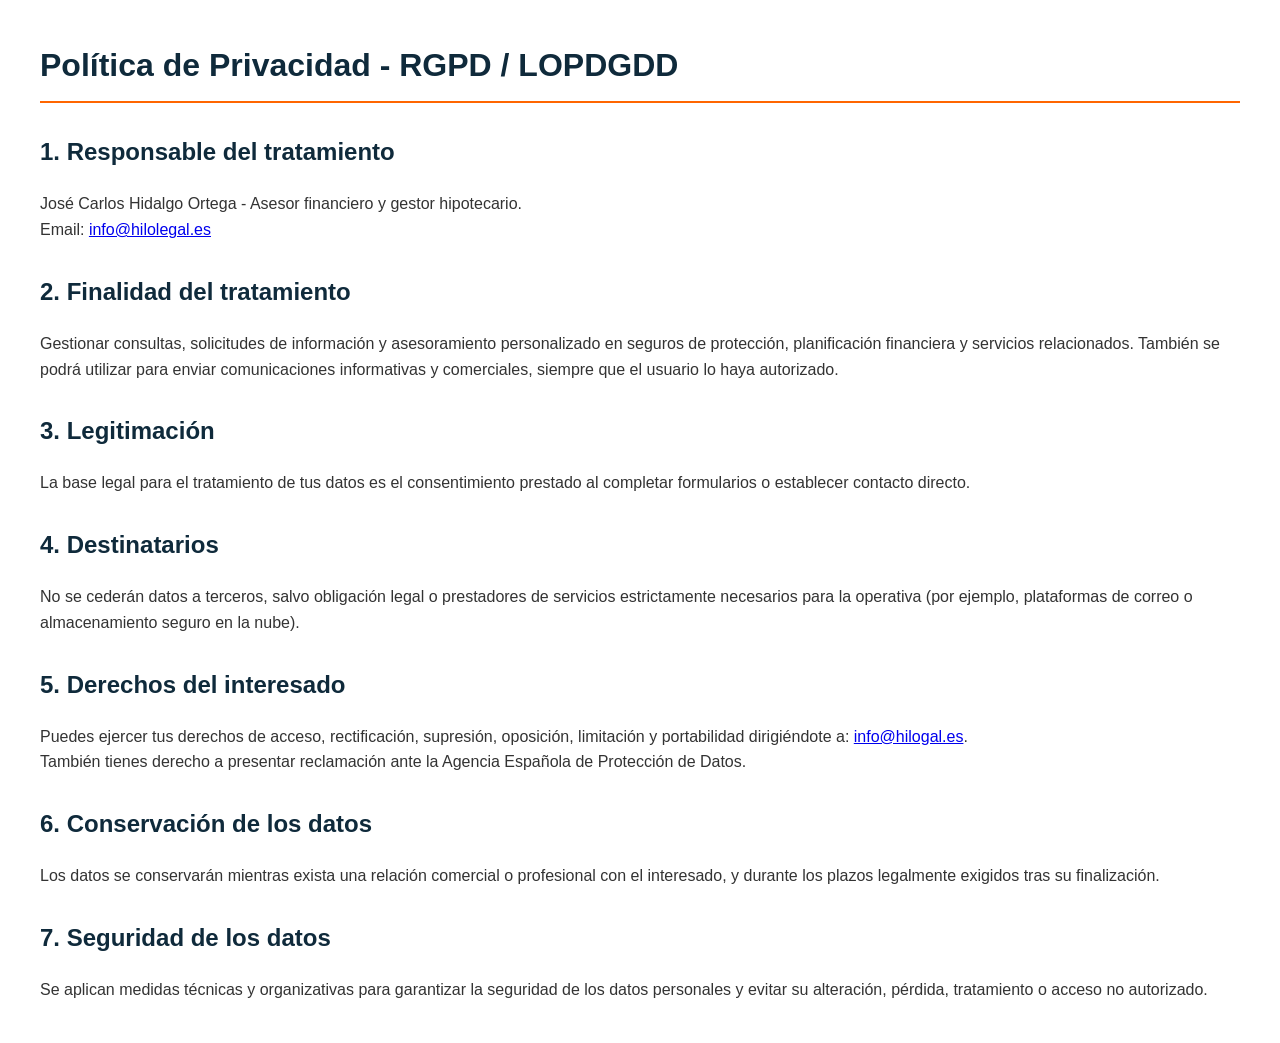
<file: privacidad.html>
<!DOCTYPE html>
<html lang="es">
<head>
  <meta charset="UTF-8">
  <title>Política de Privacidad - HiloLegal</title>
  <style>
    body { font-family: Arial, sans-serif; margin: 40px; line-height: 1.6; color: #333; }
    h1, h2 { color: #0f2a3b; }
    h1 { border-bottom: 2px solid #ff6600; padding-bottom: 10px; }
    h2 { margin-top: 30px; }
    p { margin: 10px 0; }
  </style>
</head>
<body>
  <h1>Política de Privacidad - RGPD / LOPDGDD</h1>

  <h2>1. Responsable del tratamiento</h2>
  <p>José Carlos Hidalgo Ortega - Asesor financiero y gestor hipotecario.<br>
  Email: <a href="mailto:info@hilolegal.es">info@hilolegal.es</a></p>

  <h2>2. Finalidad del tratamiento</h2>
  <p>Gestionar consultas, solicitudes de información y asesoramiento personalizado en seguros de protección, planificación financiera y servicios relacionados. También se podrá utilizar para enviar comunicaciones informativas y comerciales, siempre que el usuario lo haya autorizado.</p>

  <h2>3. Legitimación</h2>
  <p>La base legal para el tratamiento de tus datos es el consentimiento prestado al completar formularios o establecer contacto directo.</p>

  <h2>4. Destinatarios</h2>
  <p>No se cederán datos a terceros, salvo obligación legal o prestadores de servicios estrictamente necesarios para la operativa (por ejemplo, plataformas de correo o almacenamiento seguro en la nube).</p>

  <h2>5. Derechos del interesado</h2>
  <p>Puedes ejercer tus derechos de acceso, rectificación, supresión, oposición, limitación y portabilidad dirigiéndote a: <a href="mailto:info@hilogal.es">info@hilogal.es</a>.<br>
  También tienes derecho a presentar reclamación ante la Agencia Española de Protección de Datos.</p>

  <h2>6. Conservación de los datos</h2>
  <p>Los datos se conservarán mientras exista una relación comercial o profesional con el interesado, y durante los plazos legalmente exigidos tras su finalización.</p>

  <h2>7. Seguridad de los datos</h2>
  <p>Se aplican medidas técnicas y organizativas para garantizar la seguridad de los datos personales y evitar su alteración, pérdida, tratamiento o acceso no autorizado.</p>
</body>
</html>
</file>
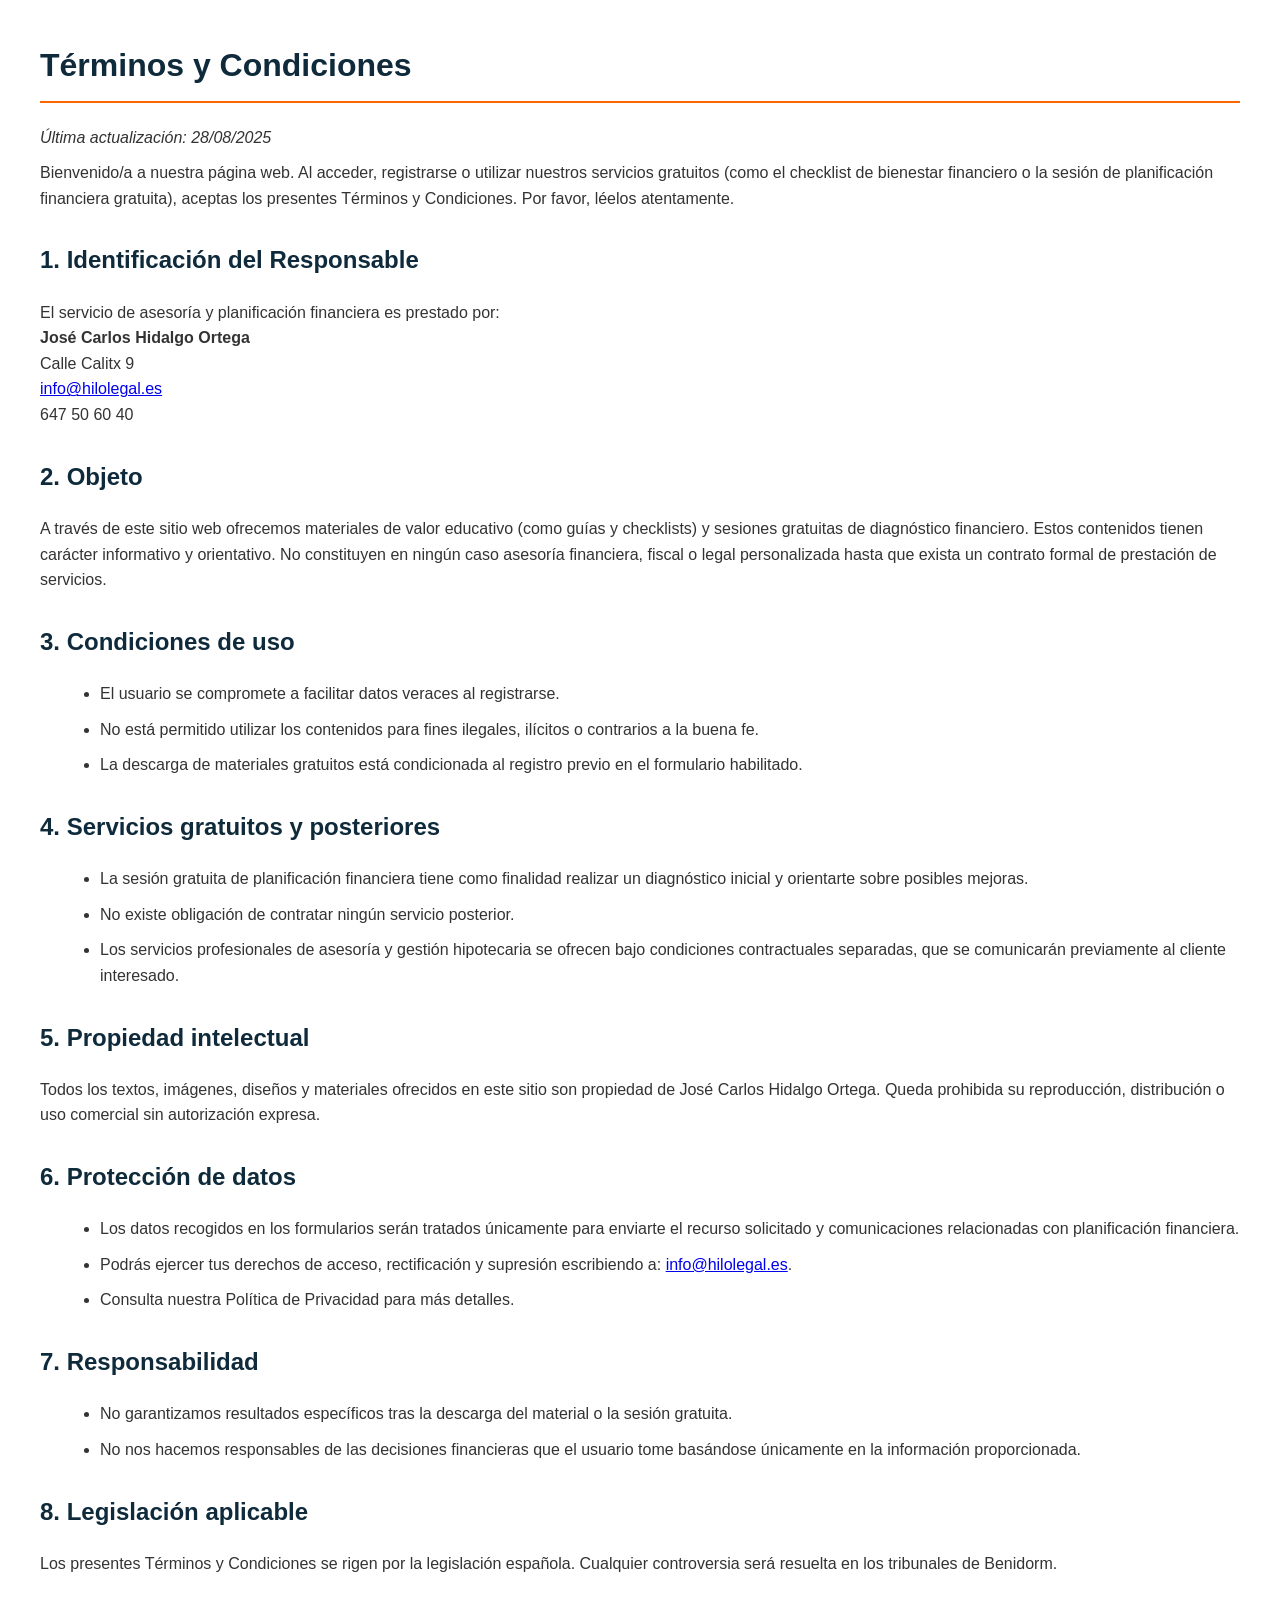
<file: terminos.html>
<!DOCTYPE html>
<html lang="es">
<head>
  <meta charset="UTF-8">
  <title>Términos y Condiciones - HiloLegal</title>
  <style>
    body { font-family: Arial, sans-serif; margin: 40px; line-height: 1.6; color: #333; }
    h1, h2 { color: #0f2a3b; }
    h1 { border-bottom: 2px solid #ff6600; padding-bottom: 10px; }
    h2 { margin-top: 30px; }
    p, li { margin: 10px 0; }
    ul { margin: 10px 0 20px 20px; }
  </style>
</head>
<body>
  <h1>Términos y Condiciones</h1>
  <p><em>Última actualización: 28/08/2025</em></p>

  <p>Bienvenido/a a nuestra página web. Al acceder, registrarse o utilizar nuestros servicios gratuitos (como el checklist de bienestar financiero o la sesión de planificación financiera gratuita), aceptas los presentes Términos y Condiciones. Por favor, léelos atentamente.</p>

  <h2>1. Identificación del Responsable</h2>
  <p>El servicio de asesoría y planificación financiera es prestado por:<br>
  <strong>José Carlos Hidalgo Ortega</strong><br>
  Calle Calitx 9<br>
  <a href="mailto:info@hilolegal.es">info@hilolegal.es</a><br>
  647 50 60 40</p>

  <h2>2. Objeto</h2>
  <p>A través de este sitio web ofrecemos materiales de valor educativo (como guías y checklists) y sesiones gratuitas de diagnóstico financiero. Estos contenidos tienen carácter informativo y orientativo. No constituyen en ningún caso asesoría financiera, fiscal o legal personalizada hasta que exista un contrato formal de prestación de servicios.</p>

  <h2>3. Condiciones de uso</h2>
  <ul>
    <li>El usuario se compromete a facilitar datos veraces al registrarse.</li>
    <li>No está permitido utilizar los contenidos para fines ilegales, ilícitos o contrarios a la buena fe.</li>
    <li>La descarga de materiales gratuitos está condicionada al registro previo en el formulario habilitado.</li>
  </ul>

  <h2>4. Servicios gratuitos y posteriores</h2>
  <ul>
    <li>La sesión gratuita de planificación financiera tiene como finalidad realizar un diagnóstico inicial y orientarte sobre posibles mejoras.</li>
    <li>No existe obligación de contratar ningún servicio posterior.</li>
    <li>Los servicios profesionales de asesoría y gestión hipotecaria se ofrecen bajo condiciones contractuales separadas, que se comunicarán previamente al cliente interesado.</li>
  </ul>

  <h2>5. Propiedad intelectual</h2>
  <p>Todos los textos, imágenes, diseños y materiales ofrecidos en este sitio son propiedad de José Carlos Hidalgo Ortega. Queda prohibida su reproducción, distribución o uso comercial sin autorización expresa.</p>

  <h2>6. Protección de datos</h2>
  <ul>
    <li>Los datos recogidos en los formularios serán tratados únicamente para enviarte el recurso solicitado y comunicaciones relacionadas con planificación financiera.</li>
    <li>Podrás ejercer tus derechos de acceso, rectificación y supresión escribiendo a: <a href="mailto:info@hilolegal.es">info@hilolegal.es</a>.</li>
    <li>Consulta nuestra Política de Privacidad para más detalles.</li>
  </ul>

  <h2>7. Responsabilidad</h2>
  <ul>
    <li>No garantizamos resultados específicos tras la descarga del material o la sesión gratuita.</li>
    <li>No nos hacemos responsables de las decisiones financieras que el usuario tome basándose únicamente en la información proporcionada.</li>
  </ul>

  <h2>8. Legislación aplicable</h2>
  <p>Los presentes Términos y Condiciones se rigen por la legislación española. Cualquier controversia será resuelta en los tribunales de Benidorm.</p>
</body>
</html>
</file>
<file: style.css>
/* -------------------------------------------------------------------------- */
/* VARIABLES                                 */
/* -------------------------------------------------------------------------- */

:root {
  /* Paleta de colores corporativa */
  --navy-blue: #0F2A3B;
  --vibrant-orange: #efa447;
  --cream-base: #F5EFE9; /* Corregido a un tono crema real */
  --steel-blue: #1E3C54;
  --teal-green: #1F6F78;

  /* Paleta extendida para UI */
  --white: #FFFFFF;
  --off-white: #f7f8fa;
  --gray-light: #e0e0e0;
  --gray-medium: #888;
  --gray-dark: #4a4a4a;
  --text-primary: #333;
  --text-light: var(--white);
  --success: #28a745;
  --error: #dc3545;

  /* Tipografía */
  --font-primary: 'Poppins', sans-serif;

  /* Sombras y bordes */
  --shadow-sm: 0 2px 4px rgba(0, 0, 0, 0.05);
  --shadow-md: 0 5px 15px rgba(0, 0, 0, 0.1);
  --shadow-lg: 0 10px 30px rgba(0, 0, 0, 0.15);
  --border-radius: 12px;
  
  /* Transiciones */
  --transition-fast: all 0.2s ease-in-out;
  --transition-smooth: all 0.4s cubic-bezier(0.25, 0.8, 0.25, 1);
}

/* -------------------------------------------------------------------------- */
/* ESTILOS BASE                                */
/* -------------------------------------------------------------------------- */

*, *::before, *::after {
  box-sizing: border-box;
  margin: 0;
  padding: 0;
}

html {
  scroll-behavior: smooth;
  font-size: 16px;
}

body {
  font-family: var(--font-primary);
  background-color: var(--cream-base);
  color: var(--text-primary);
  line-height: 1.7;
  -webkit-font-smoothing: antialiased;
  -moz-osx-font-smoothing: grayscale;
  overflow-x: hidden;
 }

/* --- Cursor Personalizado --- */
.cursor-dot, .cursor-outline {
  pointer-events: none;
  position: fixed;
  top: 50%;
  left: 50%;
  transform: translate(-50%, -50%);
  border-radius: 50%;
  opacity: 0;
  transition: opacity 0.3s, transform 0.3s;
  z-index: 9999;

}

.cursor-dot {
  width: 8px;
  height: 8px;
  background-color: #efa447;
}

.cursor-outline {
  width: 40px;
  height: 40px;
  border: 2px solid (#efa447);
  transition: width 0.3s, height 0.3s, border-color 0.3s;
}

body:hover .cursor-dot, body:hover .cursor-outline {
  opacity: 1;
}

.cursor-outline.hovered {
    width: 60px;
    height: 60px;
    border-color: var(--teal-green);
}

/* --- Estilos generales de texto y contenedores --- */
h1, h2, h3, h4 {
  font-weight: 600;
  line-height: 1.2;
  color: var(--navy-blue);
}
h1 { font-size: clamp(2rem, 5vw, 3.5rem); }
h2 { font-size: clamp(1.8rem, 4vw, 2.5rem); }
h3 { font-size: clamp(1.2rem, 3vw, 1.5rem); }

a {
  color: #efa447;
  text-decoration: none;
  transition: var(--transition-fast);
}

.container {
  width: 100%;
  max-width: 1200px;
  margin: 0 auto;
  padding: 0 20px;
}

section {
  padding: 80px 0;
  position: relative;
  overflow: hidden;
}

/* -------------------------------------------------------------------------- */
/* COMPONENTES                               */
/* -------------------------------------------------------------------------- */

/* --- Barra de Progreso de Scroll --- */
.scroll-progress {
  position: fixed;
  top: 0;
  left: 0;
  width: 0;
  height: 5px;
  background: linear-gradient(90deg, #efa447, var(--teal-green));
  z-index: 1001;
  transition: width 0.1s linear;
}

/* --- Barra de Navegación --- */
.navbar {
  position: fixed;
  width: 100%;
  top: 0;
  left: 0;
  z-index: 1000;
  padding: 6px 0;
  height: auto; 
  transition: var(--transition-smooth);
}
.navbar.scrolled {
  background-color: rgba(255, 255, 255, 0.85);
  backdrop-filter: blur(10px);
  box-shadow: var(--shadow-md);
  padding: 10px 0;
}
.nav-container {
  display: flex;
  justify-content: space-between;
  align-items: center;
  max-width: 1300px;
  margin: 0 auto;
  padding: 0 60px;
}
.logo-img {
  height: 100px; /* MODIFICADO: Tamaño x3 */
  transition: var(--transition-fast);
}
.navbar.scrolled .logo-img {
  height: 100px; /* MODIFICADO: Tamaño x3 */
}
.nav-menu {
  display: flex;
  list-style: none;
  gap: 30px;
}
.nav-link {
  color: var(--navy-blue);
  font-weight: 500;
  position: relative;
  padding-bottom: 5px;
}
.nav-link::after {
  content: '';
  position: absolute;
  bottom: 0;
  left: 0;
  width: 100%;
  height: 2px;
  background-color: #efa447;
  transform: scaleX(0);
  transform-origin: right;
  transition: transform 0.3s ease-out;
}
.nav-link:hover::after, .nav-link.active::after {
  transform: scaleX(1);
  transform-origin: left;
}

/* --- Botones --- */
.btn {
  display: inline-flex;
  align-items: center;
  justify-content: center;
  gap: 10px;
  padding: 12px 28px;
  border-radius: 50px;
  font-weight: 600;
  font-size: 1rem;
  border: 2px solid transparent;
  cursor: pointer;
  transition: var(--transition-smooth);
  position: relative;
  overflow: hidden;
  transform: translateZ(0); /* Para GPU rendering */
}
.btn-primary {
  background-color: var(vibrant-orange);
  color: var(--white);
  box-shadow: 0 4px 15px rgba(243, 161, 26, 0.3);
}
.btn-primary:hover {
  transform: translateY(-3px);
  box-shadow: 0 8px 20px rgba(243, 161, 26, 0.4);
}
.btn-secondary {
  background-color: transparent;
  color: var(--white);
  border-color: var(--white);
}
.hero-text .btn-secondary {
   border-color: var(--white);
   color: var(--white);
}
.hero-text .btn-secondary:hover {
    background-color: var(--white);
    color: var(--navy-blue);
}

/* -------------------------------------------------------------------------- */
/* SECCIONES                                 */
/* -------------------------------------------------------------------------- */

/* --- Hero Section --- */
.hero {
  height: 100vh;
  display: flex;
  align-items: center;
  justify-content: center;
  color: var(--white);
  text-align: left;
  padding: 0;
}
.hero-bg {
  position: absolute;
  top: 0;
  left: 0;
  width: 100%;
  height: 100%;
  overflow: hidden;
}
.hero-image {
  width: 100%;
  height: 100%;
  object-fit: cover;
  transform: scale(1.05);
  animation: ken-burns 20s infinite alternate;
}
/* Colores */
.highlight-orange { color: #efa447; }
.highlight-white { color: #ffffff; }

/* Animaciones */
@keyframes slideInLeft {
  from { opacity: 0; transform: translateX(-50px); }
  to   { opacity: 1; transform: translateX(0); }
}

@keyframes slideInRight {
  from { opacity: 0; transform: translateX(50px); }
  to   { opacity: 1; transform: translateX(0); }
}

.animate-left {
  display: inline-block;
  animation: slideInLeft 1s ease-out forwards;
}

.animate-right {
  display: inline-block;
  animation: slideInRight 1s ease-out forwards;
  animation-delay: 0.3s; /* entra después de la primera frase */
}

@keyframes ken-burns {
  from { transform: scale(1.05) translate(0,0); }
  to { transform: scale(1.15) translate(-2%, 2%); }
}
.hero-overlay {
  position: absolute;
  inset: 0;
  background: linear-gradient(180deg, rgba(15, 42, 59, 0.7) 0%, rgba(30, 60, 84, 0.8) 100%);
  z-index: 1;
}
.hero-content {
  position: relative;
  z-index: 2;
  display: flex;
  justify-content: center; /* centra horizontalmente */
  align-items: center;     /* centra verticalmente */
  text-align: center;      /* centra el texto */
  height: 100vh;            /* ocupa toda la altura del hero */
}

}
.hero-title {
  font-weight: 700;
  margin-bottom: 20px;
  color: var(--white);
}
.hero-title .title-line {
  display: block;
  overflow: hidden;
}
.hero-title .title-line span {
  display: block;
  transform: translateY(110%);
  animation: reveal 1s cubic-bezier(0.23, 1, 0.32, 1) forwards;
}
.hero-title .title-line:nth-child(2) span {
  animation-delay: 0.2s;
}
@keyframes reveal {
  to { transform: translateY(0); }
}
.hero-subtitle {
  font-size: 1.25rem;
  margin-bottom: 30px;
  opacity: 0;
  animation: fade-in-up 1s ease forwards 0.5s;
}
.hero-buttons {
  display: flex;
  flex-direction: column;   /* coloca en columna */
  align-items: center;      /* centra horizontalmente */
  gap: 35px;                /* espacio entre botones */
  margin-top: 35px;         /* separa un poco del texto */
  opacity: 0;
  animation: fade-in-up 1s ease forwards 0.8s;
}

/* --- Encabezado de Sección --- */
.section-header {
  text-align: center;
  margin-bottom: 60px;
  position: relative;
}
.section-title {
  margin-bottom: 10px;
}
.section-subtitle {
  color: #1f6f78;
  font-size: 1.1rem;
  max-width: 600px;
  margin: 0 auto;
}
.title-decorator {
  width: 80px;
  height: 4px;
  background: #efa447;
  margin: 20px auto 0;
  border-radius: 2px;
  transform: scaleX(0);
  transition: transform 0.6s cubic-bezier(0.165, 0.84, 0.44, 1);
}
.in-view .title-decorator {
    transform: scaleX(1);
}


/* --- Servicios --- */
.services-grid {
  display: grid;
  grid-template-columns: repeat(auto-fit, minmax(320px, 1fr));
  gap: 30px;
 }
.service-card-link {
    text-decoration: none;
    display: block; /* Para que la tarjeta ocupe el espacio */
}
.service-card {
  border-radius: var(--border-radius);
  overflow: hidden;
  box-shadow: var(--shadow-md);
  transition: var(--transition-smooth);
  background: var(--white);
  transform: perspective(1000px);
  display: flex;
  flex-direction: column;
  height: 100%;
}
.service-card-link:hover .service-card {
  transform: translateY(-10px) rotateX(5deg) rotateY(-5deg);
  box-shadow: var(--shadow-lg);
}
.service-image {
  height: 250px;
  background-size: cover;
  background-position: center;
  position: relative;
  display: flex;
  align-items: flex-end;
  padding: 20px;
  transition: transform 0.5s ease;
}
.service-card-link:hover .service-image {
  transform: scale(1.05);
}
/* MODIFICADO: Nuevas imágenes de área */
.tile--abogados { background-image: url('area-abogados.jpg'); }
.tile--financieros { background-image: url('area-financieros.jpg'); }
.tile--fincas { background-image: url('area-fincas.jpg'); }
.service-overlay {
  position: absolute;
  inset: 0;
  background: linear-gradient(to top, rgba(15, 42, 59, 0.8), transparent 60%);
}
.service-content-overlay {
  position: relative;
  z-index: 2;
  color: var(--white);
}
.service-title {
  color: var(--white);
  margin-bottom: 10px;
}
.service-footer {
  padding: 25px;
  margin-top: auto; /* Empuja el footer hacia abajo */
}
/* NUEVO: Estilo para el enlace "Ver más" */
.service-link {
  width: 100%;
  padding: 12px;
  border-radius: 8px;
  border: 2px solid var#efa447;
  background: transparent;
  color: #efa447;
  font-weight: 600;
  cursor: pointer;
  transition: var(--transition-fast);
  display: flex;
  justify-content: space-between;
  align-items: center;
}
.service-card-link:hover .service-link {
  background: #efa447;
  color: var(--white);
}
.service-tagline {
  margin-top: 20px;
  text-align: center;
  font-style: italic;
  color: #1f6f78;
  font-size: 0.9rem;
}

/* --- Sobre Nosotros --- */
.about {
    background-color: var(--white);
}
.about-layout {
  display: grid;
  grid-template-columns: 1fr 2fr 1fr;
  align-items: center;
  gap: 40px;
}
.team-member {
  text-align: center;
}
.member-image {
  width: 250px;
  height: 300px;
  margin: 0 auto 20px;
  border-radius: var(--border-radius);
  background-size: cover;
  background-position: center;
  position: relative;
  overflow: hidden;
  box-shadow: var(--shadow-md);
  transition: var(--transition-smooth);
}
.team-photo-jc { background-image: url('JC.jpg'); }
.team-photo-vero { background-image: url('Vero.jpg'); }
.member-image:hover {
  transform: scale(1.03);
  box-shadow: var(--shadow-lg);
}
.member-overlay {
  position: absolute;
  inset: 0;
  background: linear-gradient(to top, rgba(15, 42, 59, 0.7), transparent 70%);
  opacity: 0;
  transition: var(--transition-smooth);
  display: flex;
  align-items: flex-end;
  justify-content: center;
  padding: 20px;
}
.member-image:hover .member-overlay {
  opacity: 1;
}
.member-social {
  display: flex;
  gap: 15px;
  transform: translateY(100%);
  transition: transform 0.4s ease 0.1s;
}
.member-image:hover .member-social {
  transform: translateY(0);
}
.social-link {
  color: var(--white);
  font-size: 1.5rem;
}
.member-name {
  color: var(--teal-green);
}
.about-text {
  text-align: center;
  max-width: 700px;
  margin: 0 auto;
}

/* --- Testimonios --- */
.testimonials {
  background-color: var(--navy-blue);
  color: var(--white);
  padding: 80px 0;
}
.testimonials .section-header * {
  color: var(--white);
}
.testimonials-scroller {
  overflow: hidden;
  -webkit-mask: linear-gradient(90deg, transparent, white 20%, white 80%, transparent);
  mask: linear-gradient(90deg, transparent, white 20%, white 80%, transparent);
}
.testimonials-grid {
  display: flex;
  flex-wrap: nowrap;
  gap: 30px;
  width: max-content;
  animation: scroll 40s linear infinite;
}
.testimonials-grid:hover {
  animation-play-state: paused;
}
@keyframes scroll {
  to {
    transform: translate(calc(-50% - 15px)); /* (num_cards / 2) * card_width + (gap / 2) */
  }
}
.testimonial-card {
  flex-shrink: 0;
  width: 350px;
  background: var(--steel-blue);
  border-radius: var(--border-radius);
  padding: 30px;
  box-shadow: var(--shadow-md);
  transition: var(--transition-smooth);
}
.testimonial-card:hover {
    transform: translateY(-10px);
}
.testimonial-quote {
    font-size: 2rem;
    color: #efa447;
    opacity: 0.5;
}
.stars {
  color: #efa447;
  margin: 10px 0;
}
.testimonial-text {
  font-style: italic;
  margin: 15px 0;
}
.author-name {
  font-weight: 600;
  color: var(--white);
}

/* --- FAQ --- */
.faq-container {
  max-width: 800px;
  margin: 0 auto;
  display: flex;
  flex-direction: column;
  gap: 15px;
}
.faq-item {
  background: var(--white);
  border: 1px solid var(--gray-light);
  border-radius: 8px;
  overflow: hidden;
  transition: var(--transition-fast);
}
.faq-item[open] {
    border-color: #efa447;
}
.faq-question {
  display: flex;
  justify-content: space-between;
  align-items: center;
  padding: 20px;
  cursor: pointer;
  list-style: none;
  font-weight: 500;
}
.faq-question::-webkit-details-marker { display: none; }
.faq-question h3 { font-size: 1.1rem; }
.faq-icon-wrapper {
  transition: transform 0.3s ease;
}
.faq-item[open] .faq-icon-wrapper {
  transform: rotate(45deg);
}
.faq-answer {
  padding: 0 20px 20px;
  color: var(--gray-dark);
}

/* --- Contacto --- */
.contact {
    background-color: var(--white);
}
.contact-content {
  display: grid;
  grid-template-columns: 1fr 1.2fr;
  gap: 50px;
}
.contact-card {
  background: var(--navy-blue);
  color: var(--white);
  padding: 30px;
  border-radius: var(--border-radius);
}
.contact-card h3, .contact-card h4 {
    color: var(--white);
}
.contact-item {
  display: flex;
  align-items: center;
  gap: 15px;
  margin-bottom: 20px;
}
.contact-item i {
  color: #efa447;
  font-size: 1.5rem;
}
.contact-buttons {
    display: flex;
    gap: 15px;
    margin-top: 30px;
}
.btn-whatsapp {
    background-color: #25D366;
    color: var(--white);
}
.map-container {
    margin-top: 30px;
    border-radius: var(--border-radius);
    overflow: hidden;
}

/* Formulario con etiquetas flotantes */
.form-group {
  position: relative;
  margin-bottom: 30px;
}
.form-group input, .form-group textarea, .form-group select {
  width: 100%;
  padding: 10px 0;
  border: none;
  border-bottom: 2px solid var(--gray-light);
  background: transparent;
  font-size: 1rem;
  color: var(--text-primary);
  outline: none;
  position: relative;
  z-index: 1;
}
.form-label {
  position: absolute;
  top: 10px;
  left: 0;
  color: var(--gray-medium);
  transition: all 0.3s ease;
  z-index: 0;
}
.form-group input:focus + .form-label,
.form-group input:valid + .form-label,
.form-group textarea:focus + .form-label,
.form-group textarea:valid + .form-label,
.form-group select:valid + .form-label,
.form-group select:focus + .form-label {
  top: -18px;
  font-size: 0.85rem;
  color: #efa447;
}
.form-group .select-label {
  top: -18px;
  font-size: 0.85rem;
  color: var(--gray-medium);
}
.form-line {
  position: absolute;
  bottom: 0;
  left: 0;
  width: 100%;
  height: 2px;
  background: #efa447;
  transform: scaleX(0);
  transition: transform 0.3s ease;
}
.form-group input:focus ~ .form-line,
.form-group textarea:focus ~ .form-line {
  transform: scaleX(1);
}

/* -------------------------------------------------------------------------- */
/* FOOTER                                    */
/* -------------------------------------------------------------------------- */

.footer {
    background-color: var(--navy-blue);
    color: var(--off-white);
    padding: 60px 0 30px 0;
}
.footer-container {
    max-width: 800px;
    margin: 0 auto;
    padding: 0 20px;
    text-align: center;
}
.footer-main {
    margin-bottom: 40px;
}
.footer-logo {
    height: 350px;
    margin-bottom: 20px;
}
.footer-tagline {
    font-size: 1.1rem;
    color: var(--gray-light);
    margin-bottom: 30px;
    font-style: italic;
}
.footer-social {
    display: flex;
    justify-content: center;
    gap: 20px;
}
.footer-social a {
    color: var(--white);
    font-size: 1.2rem;
    border: 2px solid var(--steel-blue);
    width: 45px;
    height: 45px;
    border-radius: 50%;
    display: flex;
    align-items: center;
    justify-content: center;
    transition: var(--transition-smooth);
}
.footer-social a:hover {
    background-color: #efa447;
    border-color: #efa447;
    transform: translateY(-5px) scale(1.1);
}
.footer-bottom {
    border-top: 1px solid var(--steel-blue);
    padding-top: 30px;
    font-size: 0.9rem;
    color: var(--gray-medium);
}
.footer-links {
    margin-top: 10px;
}
.footer-links a {
    color: var(--gray-light);
    margin: 0 10px;
}
.footer-links a:hover {
    color: #efa447;
    text-decoration: underline;
}
.footer-links span {
    color: var(--steel-blue);
}


/* -------------------------------------------------------------------------- */
/* RESPONSIVE                                */
/* -------------------------------------------------------------------------- */

@media (max-width: 992px) {
  .about-layout {
    grid-template-columns: 1fr;
  }
  .about-text {
      grid-row: 2;
  }
  .team-member:first-of-type {
      grid-row: 1;
  }
   .team-member:last-of-type {
      grid-row: 3;
  }
  .contact-content {
      grid-template-columns: 1fr;
  }
}
@media (max-width: 768px) {
  .nav-menu {
    position: fixed;
    top: 0;
    right: -100%;
    width: 70%;
    height: 100vh;
    background: var(--white);
    flex-direction: column;
    justify-content: center;
    align-items: center;
    gap: 40px;
    box-shadow: var(--shadow-lg);
    transition: right 0.5s cubic-bezier(0.77, 0, 0.175, 1);
  }
  .nav-menu.active {
    right: 0;
  }
  .nav-toggle {
    display: block; /* Implementar JS para la funcionalidad */
    z-index: 1001;
  }
  .hero-buttons {
      flex-direction: column;
      align-items: center;
  }
  .services-grid {
      grid-template-columns: 1fr;
  }
}

/* Animaciones de entrada (fade-in-up, etc.) */
[data-animation] {
    opacity: 0;
    transition: opacity 0.8s ease, transform 0.8s ease;
}

[data-animation="slide-up"] { transform: translateY(50px); }
[data-animation="slide-right"] { transform: translateX(-50px); }
[data-animation="slide-left"] { transform: translateX(50px); }

[data-animation].in-view {
    opacity: 1;
    transform: translate(0, 0);
}

@keyframes fade-in-up {
  from { opacity: 0; transform: translateY(20px); }
  to { opacity: 1; transform: translateY(0); }
}
.page-abogados .nav-menu .nav-link.active {
  color: #fff !important;
}
/* Grid con más separación */
.practice-grid {
  display: grid;
  gap: 28px;              /* más aire entre servicios */
}

/* Cada servicio como "banner" */
.practice-card {
  display: flex;
  align-items: center;    /* centra verticalmente el bloque de texto con el icono */
  gap: 18px;
  padding: 22px 24px;
  background: linear-gradient(180deg, rgba(15,42,59,0.06), rgba(15,42,59,0.02));
  border: 1px solid rgba(15,42,59,0.10);
  border-radius: 14px;
  box-shadow: 0 6px 18px rgba(0,0,0,0.06);
}

/* Icono más grande, alineado a la izquierda */
.practice-icon {
  flex: 0 0 auto;
  width: 68px;    /* icono contenedor */
  height: 68px;
  display: grid;
  place-items: center;
  border-radius: 50%;
  background: rgba(15,42,59,0.07);
}

.practice-icon i {
  font-size: 34px;       /* AUMENTO real del icono */
  line-height: 1;
  color: #0f2a3b;
}

/* Texto ocupa el resto y queda centrado verticalmente por el align-items del card */
.practice-card h3 { margin: 0 0 6px; }
.practice-card p  { margin: 0 0 12px; }

/* Botón pequeño ya existente: respira un poco más */
.practice-card .btn-small {
  padding: 10px 16px;
}

/* Responsive: apilado limpio en móviles */
@media (max-width: 768px) {
  .practice-card {
    flex-direction: column;
    text-align: center;
    align-items: center;
  }
/* Fondo del modal */
.modal {
  position: fixed; inset: 0;
  display: grid; place-items: center;
  background: rgba(0,0,0,0.5);
  backdrop-filter: blur(2px);
  z-index: 9999;
}
.modal.hidden { display: none; }

/* Caja del modal */
.modal-content {
  width: min(520px, 92vw);
  border-radius: 16px;
  background: rgba(255,255,255,0.9);
  backdrop-filter: blur(3px);
  box-shadow: 0 20px 60px rgba(0,0,0,0.25);
  overflow: hidden;
}
.modal-header { 
  padding: 14px 18px; 
  background: linear-gradient(90deg, #0f2a3b, #1e3c54);
  color: #fff;
}
.modal-body { padding: 18px; }
.modal-close { cursor: pointer; }
.form-message { margin-top: 10px; font-size: .95rem; }

}
/* --- Banners de servicios (unificados) --- */
.container{max-width:1100px;margin:0 auto;padding:24px 16px;}
.section-title{font-size:2rem;margin:24px 0 10px;color:#0f2a3b;}
.practice-grid{display:grid;gap:28px;margin:18px 0 40px;}
.practice-card{
  display:flex;align-items:center;gap:18px;padding:22px 24px;
  background:linear-gradient(180deg,rgba(15,42,59,.06),rgba(15,42,59,.02));
  border:1px solid rgba(15,42,59,.10);border-radius:14px;box-shadow:0 6px 18px rgba(0,0,0,.06);
}
.practice-icon{
  flex:0 0 auto;width:68px;height:68px;display:grid;place-items:center;
  border-radius:50%;background:rgba(15,42,59,.07);
}
.practice-icon i{font-size:34px;line-height:1;color:#0f2a3b;}
.practice-body h3{margin:0 0 6px;}
.practice-body p{margin:0 0 12px;}
.btn-small{
  display:inline-flex;align-items:center;gap:8px;padding:10px 16px;border-radius:10px;
  border:1px solid rgba(0,0,0,.1);background:#fff;cursor:pointer;text-decoration:none;
  color:#0f2a3b;font-weight:600;
}
.btn-small:hover{border-color:#efa447;box-shadow:0 6px 16px rgba(255,102,0,.15);}
@media (max-width:768px){
  .practice-card{flex-direction:column;text-align:center;align-items:center;}
}

/* --- Modal flotante (unificado) --- */
.modal{position:fixed;inset:0;display:none;place-items:center;background:rgba(0,0,0,.5);
  backdrop-filter:blur(2px);z-index:9999;}
.modal.show{display:grid;}
.modal-content{width:min(520px,92vw);border-radius:16px;background:rgba(255,255,255,.98);
  box-shadow:0 20px 60px rgba(0,0,0,.25);overflow:hidden;}
.modal-header{padding:14px 18px;background:linear-gradient(90deg,#0f2a3b,#1e3c54);
  color:#fff;display:flex;justify-content:space-between;align-items:center;}
.modal-body{padding:18px;}
.modal-close{cursor:pointer;font-size:22px;line-height:1;}
.form-grid{display:grid;gap:12px;}
.form-grid input,.form-grid select{padding:10px 12px;border-radius:10px;border:1px solid #d8dee4;font:inherit;}
.btn-primary{display:inline-flex;align-items:center;gap:8px;background:#efa447;border:none;color:#fff;
  padding:12px 16px;border-radius:10px;cursor:pointer;font-weight:700;}
.form-message{margin-top:8px;font-size:.95rem;}

/* --- Enlaces activos en blanco por página --- */
.page-abogados     .nav-menu .nav-link.active,
.page-financieros  .nav-menu .nav-link.active,
.page-fincas       .nav-menu .nav-link.active { color:#fff !important; }
/* Si tu header tiene fondo claro, puedes añadir una “placa” detrás del activo */
.nav-link.active.nav-logo-badge { background:linear-gradient(90deg,#0f2a3b,#1e3c54);padding:6px 10px;border-radius:10px; }
/* --- BOTONES UNIFICADOS --- */
.btn {
  border-radius: 10px;
  padding: 12px 22px;
  font-size: 1rem;
  font-weight: 600;
  cursor: pointer;
  display: inline-flex;
  align-items: center;
  gap: 8px;
  text-decoration: none;
  transition: transform 0.2s, box-shadow 0.2s, background 0.2s, color 0.2s;
}

/* Variante principal: naranja sólido */
.btn-primary {
  background: var(--vibrant-orange);
  color: #fff !important;
  border: none;
}
.btn-primary:hover {
  transform: translateY(-2px);
  box-shadow: 0 6px 14px rgba(0,0,0,0.2);
}

/* Variante secundaria: blanco con borde naranja */
.btn-secondary {
  background: #fff;
  color: var(--vibrant-orange) !important;
  border: 2px solid var(--vibrant-orange);
}
.btn-secondary:hover {
  background: var(--vibrant-orange);
  color: #fff !important;
  transform: translateY(-2px);
  box-shadow: 0 6px 14px rgba(0,0,0,0.15);
}

/* Contenedor de botones en el hero */
.hero-buttons {
  display: flex;
  gap: 16px;
  margin-top: 20px;
}

/* Responsive: botones uno debajo del otro */
@media (max-width: 768px) {
  .hero-buttons {
    flex-direction: column;
    align-items: center;
  }
  .hero-buttons .btn {
    width: 100%;
    max-width: 280px;
    justify-content: center;
  }
}
</file>
